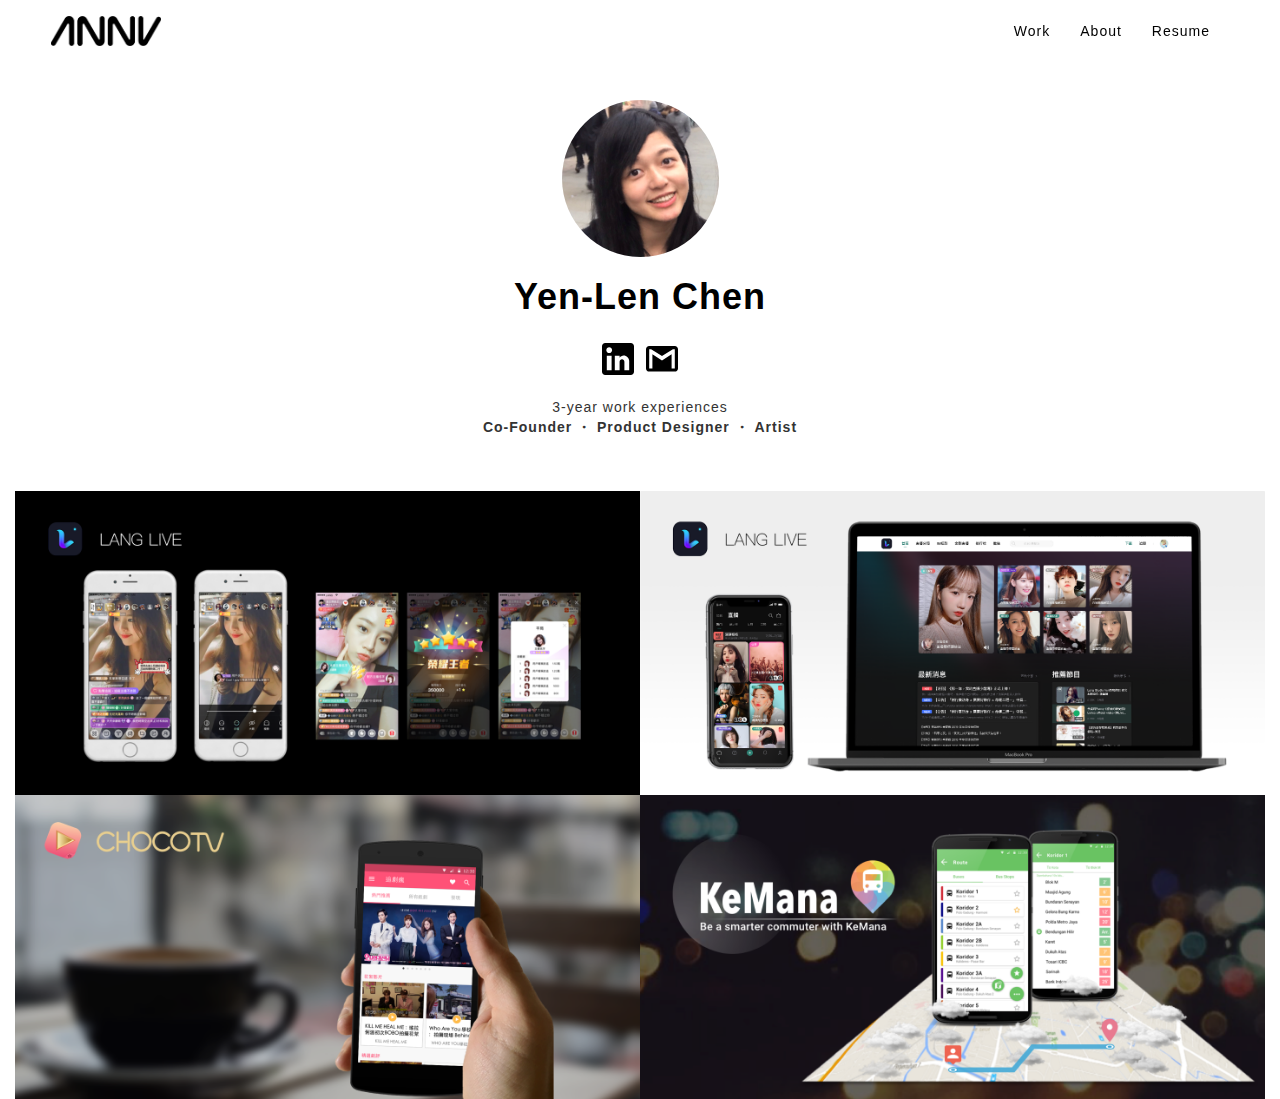
<file: index.html>
<!DOCTYPE html>
<html lang="en">
  <head>
    <meta charset="utf-8" />
    <title>Chen, Yen-Len</title>
    <meta name="viewport" content="width=device-width, initial-scale=1" />
    <link rel="icon" type="image/png" href="head_logo.png" />
    <link rel="stylesheet" type="text/css" href="bootstrap.min.css" />
    <link rel="stylesheet" type="text/css" href="index.css" />
    <script src="https://ajax.googleapis.com/ajax/libs/jquery/1.11.1/jquery.min.js"></script>
    <script src="bootstrap.min.js"></script>

    <script>
      (function (i, s, o, g, r, a, m) {
        i['GoogleAnalyticsObject'] = r;
        (i[r] =
          i[r] ||
          function () {
            (i[r].q = i[r].q || []).push(arguments);
          }),
          (i[r].l = 1 * new Date());
        (a = s.createElement(o)), (m = s.getElementsByTagName(o)[0]);
        a.async = 1;
        a.src = g;
        m.parentNode.insertBefore(a, m);
      })(
        window,
        document,
        'script',
        'https://www.google-analytics.com/analytics.js',
        'ga',
      );

      ga('create', 'UA-93184036-1', 'auto');
      ga('send', 'pageview');
    </script>
   
  </head>
  <main data-target="#navbar-follow" data-spy="scroll">
    <div class="nav navbar-fixed-top" id="navbar-follow">
      <nav class="navbar navbar-default" role="navigation">
        <div class="container">
          <div class="navbar-header">
            <button
            type="button"
            class="navbar-toggle"
            data-toggle="collapse"
            data-target="#myNavbar"
            >
            <span class="icon-bar"></span>
            <span class="icon-bar"></span>
            <span class="icon-bar"></span>
            </button>
            <a class="navbar-brand" href="index.html">
              <img src="logo.png" alt="mylogo" height="30" />
            </a>
          </div>

          <div class="collapse navbar-collapse" id="myNavbar">
            <ul class="nav navbar-nav navbar-right">
              <li><a href="index.html#work">Work</a></li>
              <li><a href="about.html">About</a></li>
              <li>
                <a
                  href="https://drive.google.com/file/d/1u3EuV8HXHEajZyKUcncGNHfp7hFh6tCM/view?usp=sharing"
                  target="blank"
                  >Resume</a
                >
              </li>
            </ul>
          </div>
        </div>
      </nav>
    </div>
    <div>
      <img class="img-profile" alt="my profile photo" src="profilephoto.png" />
      <div class="container-fluid">
        <div class="row">   
          <div class="col-md-6 col-md-offset-3 text-center">
            <h1>Yen-Len Chen</h1>
            <div class="bar-social-buttons">
              <div class="social-buttons">
                <a
                  href="https://www.linkedin.com/in/yen-len-anny-chen-97aa33a8"
                  target="blank"
                  class="icon-social"
                  ><img alt="linkedin icon" src="linkedin.svg"
                /></a>
                <a href="mailto:b01612022@gmail.com" class="icon-social"
                  ><img src="gmail.svg" alt="gmail icon"
                /></a>
              </div>
            </div>
            <div style="padding-bottom: 40px;">
              <p>
                3-year work experiences<br /><span
                  >Co-Founder ・ Product Designer ・ Artist</span
                ><br />
              </p>
            </div>
          </div>
        </div>
      </div>

      <div class="container-fluid" id="work">
        <div class="col-md-6 img-container">
          <a href="langlive.html">
            <div class="hvrbox">
              <img
                src="langpk.png"
                alt="langlive pk banner"
                class="hvrbox-layer-bottom"
              />
              <div class="hvrbox-layer-top">
                <div class="hvrbox-text">Lang Live | UI Design</div>
              </div>
            </div>
          </a>
        </div>
        <div class="col-md-6 img-container">
          <a href="langlive_web.html">
            <div class="hvrbox">
              <img
                src="LangWeb.png"
                alt="langlive web banner"
                class="hvrbox-layer-bottom"
              />
              <div class="hvrbox-layer-top">
                <div class="hvrbox-text">
                  LANG LIVE Official Website | Product Design
                </div>
              </div>
            </div>
          </a>
        </div>
        <div class="col-md-6 img-container">
          <a href="chocotv.html">
            <div class="hvrbox">
              <img
                src="chocotv_cover.png"
                alt="chocotv banner"
                class="hvrbox-layer-bottom"
              />
              <div class="hvrbox-layer-top">
                <div class="hvrbox-text">CHOCO TV | UI Design</div>
              </div>
            </div>
          </a>
        </div>
        <div class="col-md-6 img-container">
          <a href="kemana.html">
            <div class="hvrbox">
              <img
                src="kemana_cover.png"
                alt="kemana banner"
                class="hvrbox-layer-bottom"
              />
              <div class="hvrbox-layer-top">
                <div class="hvrbox-text">KeMana | UI Design</div>
              </div>
            </div>
          </a>
        </div>
      </div>
    </div>
  </main>
  
</html>
</file>
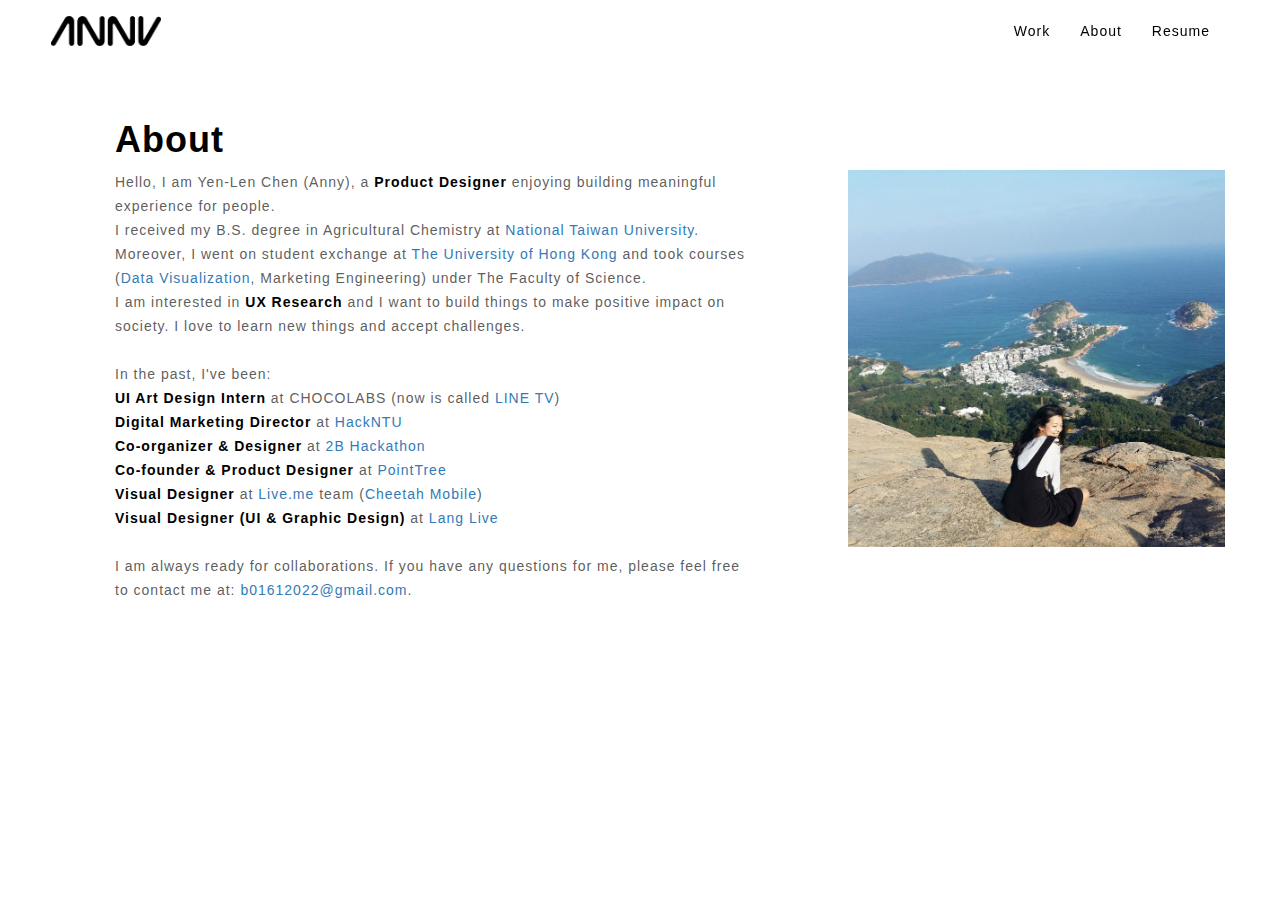
<file: about.html>
<!DOCTYPE html>
<html lang="en">
  <head>
    <meta charset="utf-8" />
    <title>Chen, Yen-Len</title>
    <meta name="viewport" content="width=device-width, initial-scale=1" />
    <link rel="icon" type="image/png" href="head_logo.png" />
    <link rel="stylesheet" type="text/css" href="bootstrap.min.css" />
    <link rel="stylesheet" type="text/css" href="about.css" />
    <script src="https://ajax.googleapis.com/ajax/libs/jquery/1.11.1/jquery.min.js"></script>
    <script src="bootstrap.min.js"></script>
    <script>
      (function (i, s, o, g, r, a, m) {
        i['GoogleAnalyticsObject'] = r;
        (i[r] =
          i[r] ||
          function () {
            (i[r].q = i[r].q || []).push(arguments);
          }),
          (i[r].l = 1 * new Date());
        (a = s.createElement(o)), (m = s.getElementsByTagName(o)[0]);
        a.async = 1;
        a.src = g;
        m.parentNode.insertBefore(a, m);
      })(
        window,
        document,
        'script',
        'https://www.google-analytics.com/analytics.js',
        'ga',
      );

      ga('create', 'UA-93184036-1', 'auto');
      ga('send', 'pageview');
    </script>
  </head>

  <main data-target="#navbar-follow" data-spy="scroll">
    <div class="nav navbar-fixed-top" id="navbar-follow">
      <nav class="navbar navbar-default" role="navigation">
        <div class="container">
          <div class="navbar-header">
            <button
            type="button"
            class="navbar-toggle"
            data-toggle="collapse"
            data-target="#myNavbar"
            >
            <span class="icon-bar"></span>
            <span class="icon-bar"></span>
            <span class="icon-bar"></span>
            </button>
            <a class="navbar-brand" href="index.html">
              <img src="logo.png" alt="mylogo" height="30" />
            </a>
          </div>

          <div class="collapse navbar-collapse" id="myNavbar">
            <ul class="nav navbar-nav navbar-right">
              <li><a href="index.html#work">Work</a></li>
              <li><a href="about.html">About</a></li>
              <li>
                <a
                  href="https://drive.google.com/file/d/1u3EuV8HXHEajZyKUcncGNHfp7hFh6tCM/view?usp=sharing"
                  target="_blank">Resume</a>
              </li>
            </ul>
          </div>
        </div>
      </nav>
    </div>

    <div class="col-md-12">
      <div class="col-md-8 work-detail">
        <h1>About</h1>
        Hello, I am Yen-Len Chen (Anny), a
        <span>Product Designer</span> enjoying building meaningful experience
        for people.<br />I received my B.S. degree in Agricultural Chemistry at
        <a href="http://www.ntu.edu.tw/" target="_blank"
          >National Taiwan University</a
        >. Moreover, I went on student exchange at
        <a href="http://www.hku.hk/" target="_blank"
          >The University of Hong Kong</a
        >
        and took courses (<a href="https://plot.ly/~annychen" target="blank"
          >Data Visualization</a
        >, Marketing Engineering) under The Faculty of Science. <br />
        I am interested in <span>UX Research</span> and I want to build things
        to make positive impact on society. I love to learn new things and
        accept challenges.<br /><br />
        In the past, I've been:<br />
        <span>UI Art Design Intern</span> at CHOCOLABS (now is called
        <a href="https://www.linetv.tw" target="_blank"> LINE TV</a>)<br />
        <span>Digital Marketing Director</span> at
        <a href="https://www.facebook.com/hackNTU/" target="_blank">HackNTU</a
        ><br />
        <span>Co-organizer & Designer</span> at
        <a href="https://www.facebook.com/2BHackathon/" target="_blank"
          >2B Hackathon</a
        ><br />
        <span>Co-founder & Product Designer</span> at
        <a href="https://www.facebook.com/GpointTree/" target="_blank"
          >PointTree</a
        ><br />
        <span>Visual Designer</span> at
        <a href="https://www.facebook.com/livemetw/" target="_blank">
          Live.me
        </a>
        team (<a href="http://www.cmcm.com/zh-tw/" target="_blank"
          >Cheetah Mobile</a
        >)<br />
        <span>Visual Designer (UI & Graphic Design)</span> at
        <a href="https://www.langlive.com.tw/" target="_blank">Lang Live</a
        ><br /><br />

        I am always ready for collaborations. If you have any questions for me,
        please feel free to contact me at:
        <a href="mailto:b01612022@gmail.com">b01612022@gmail.com</a>.
      </div>
      <div class="col-md-4 videowrapper">
        <img src="about.jpg" alt="my about photo" class="about-img" />
      </div>
    </div>
  </main>
</html>
</file>
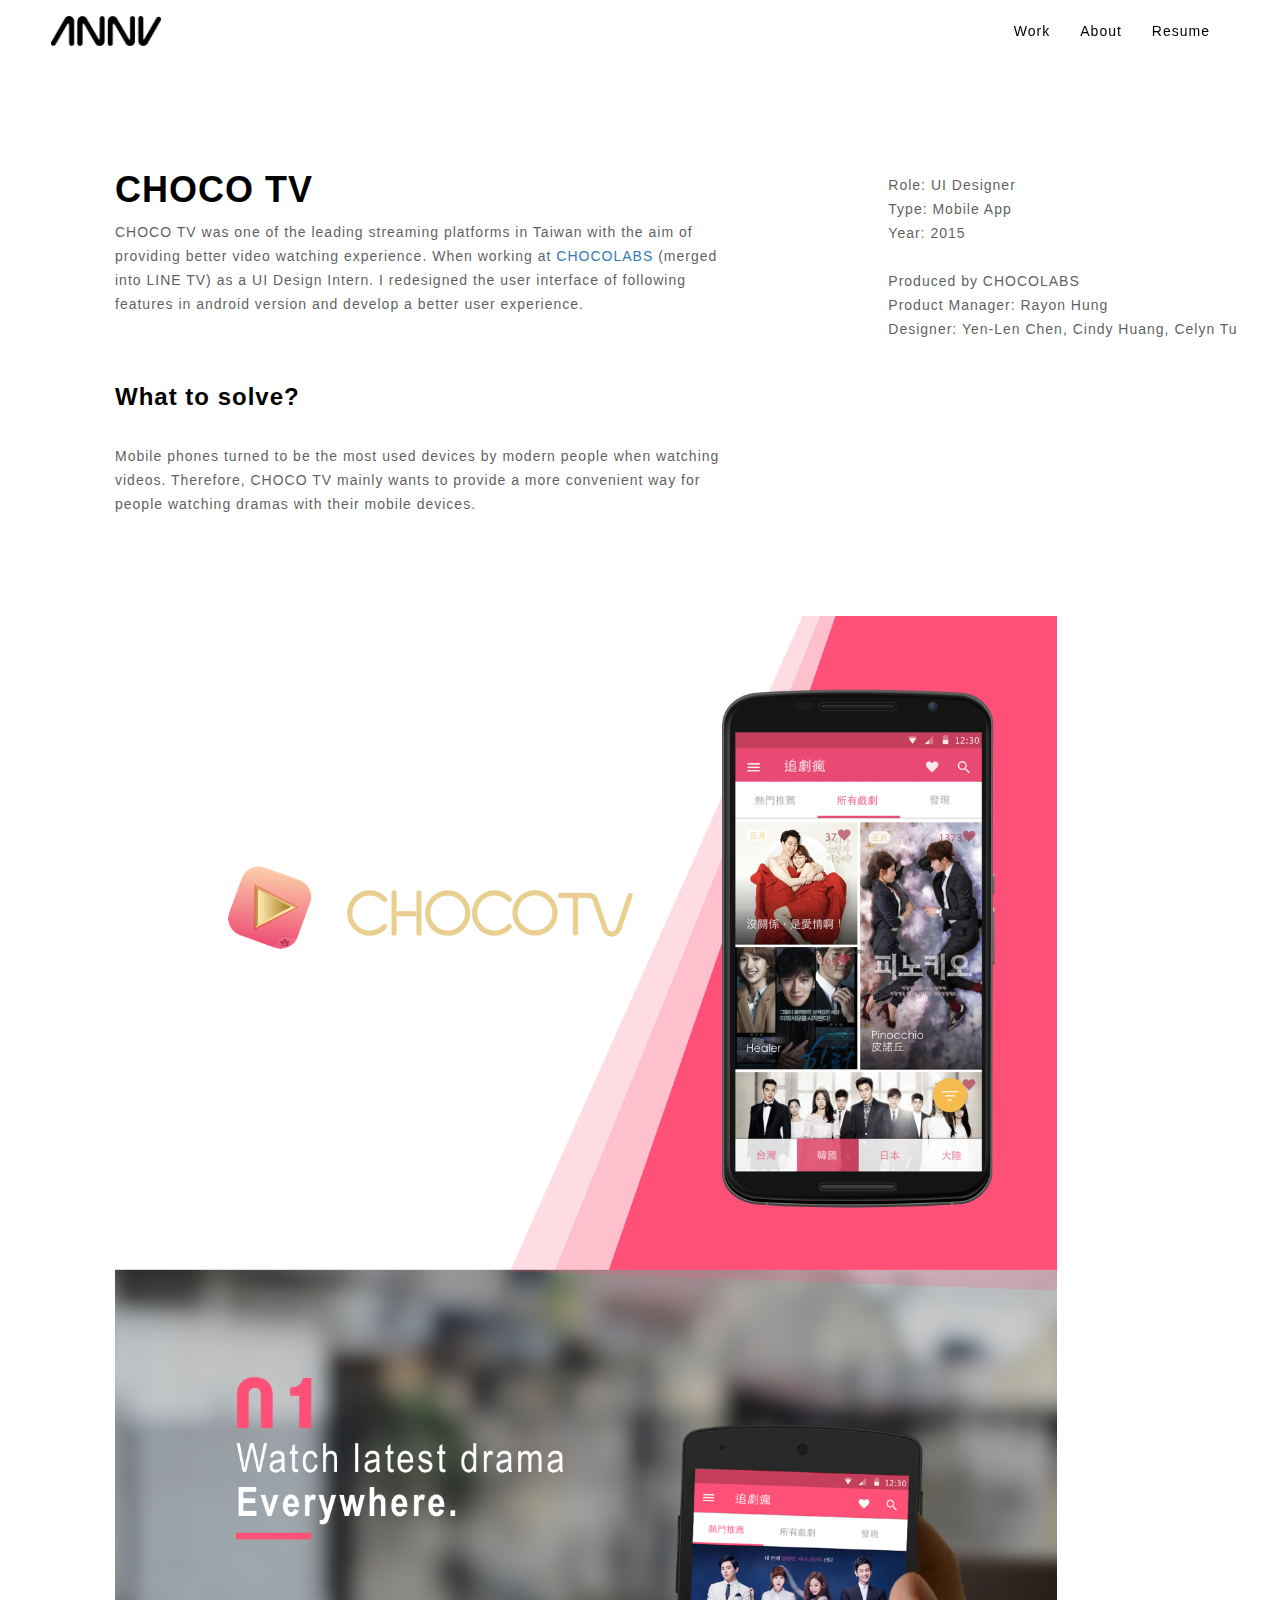
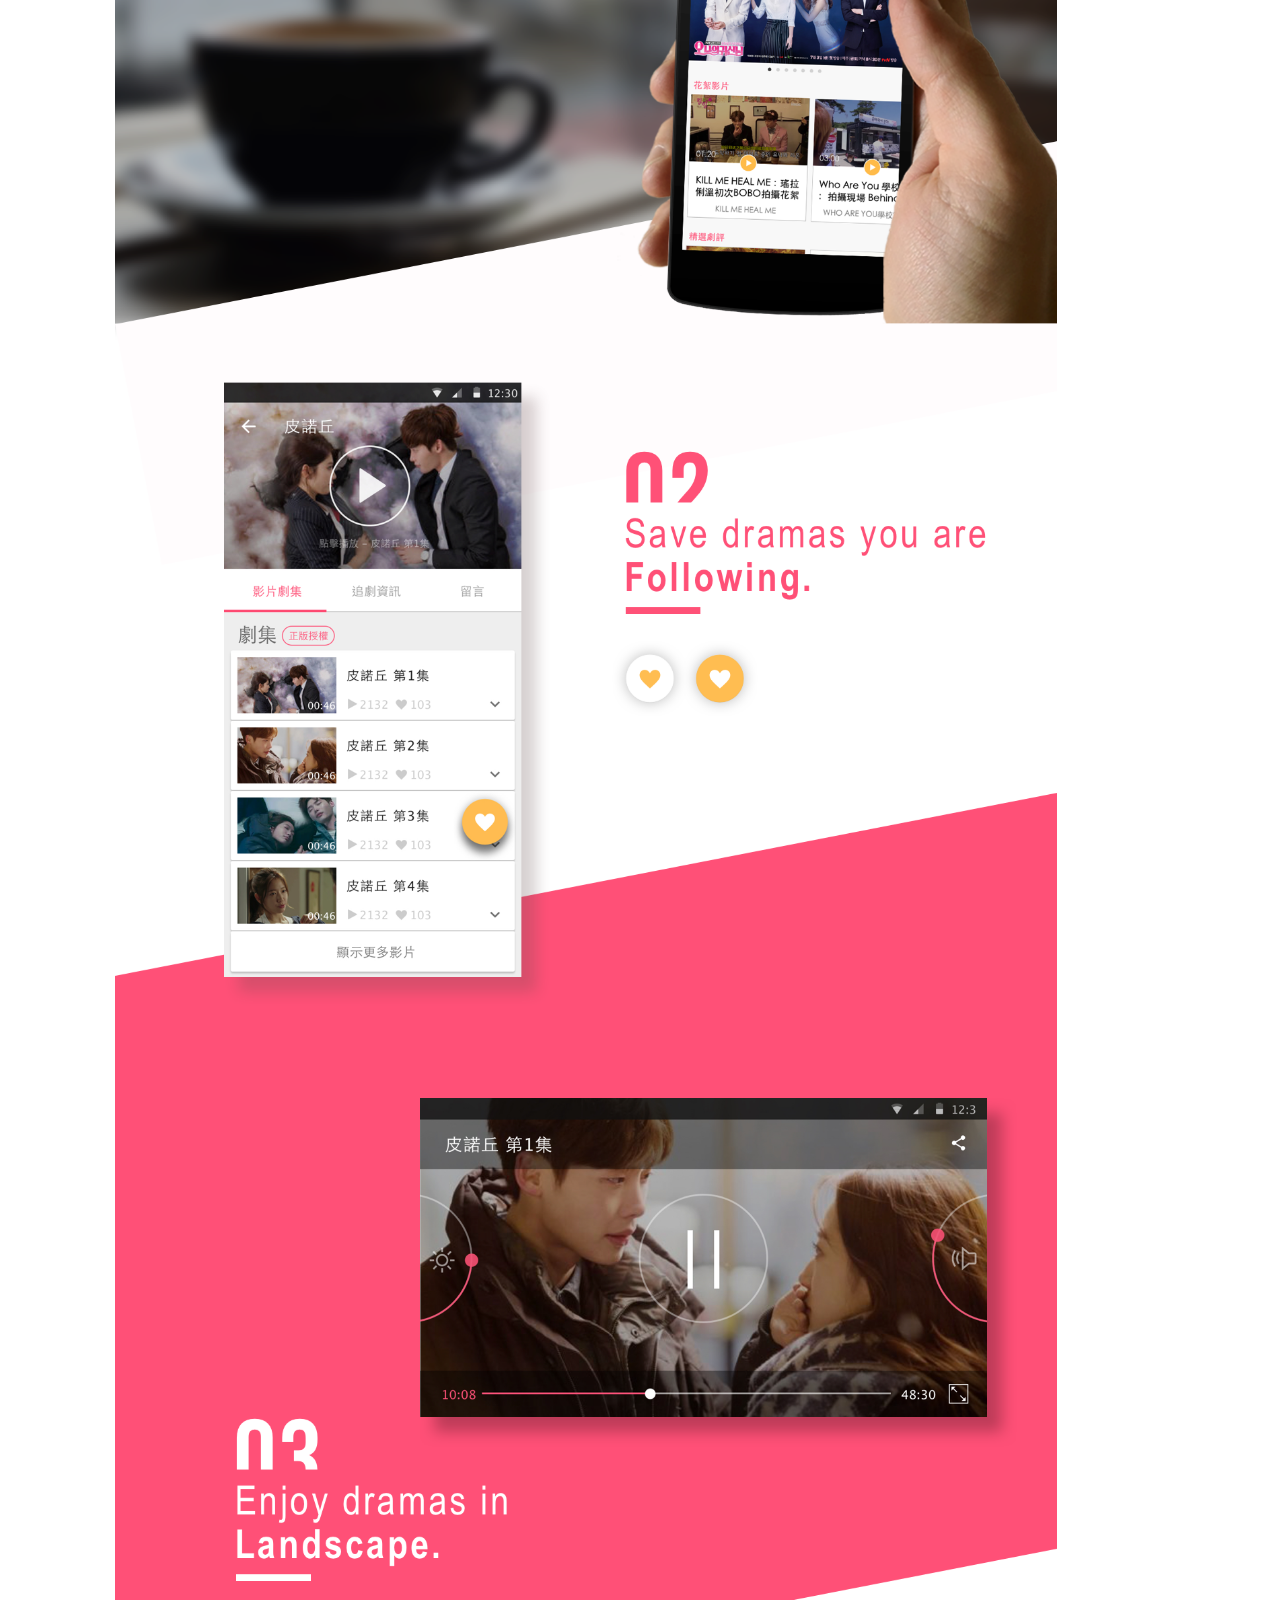
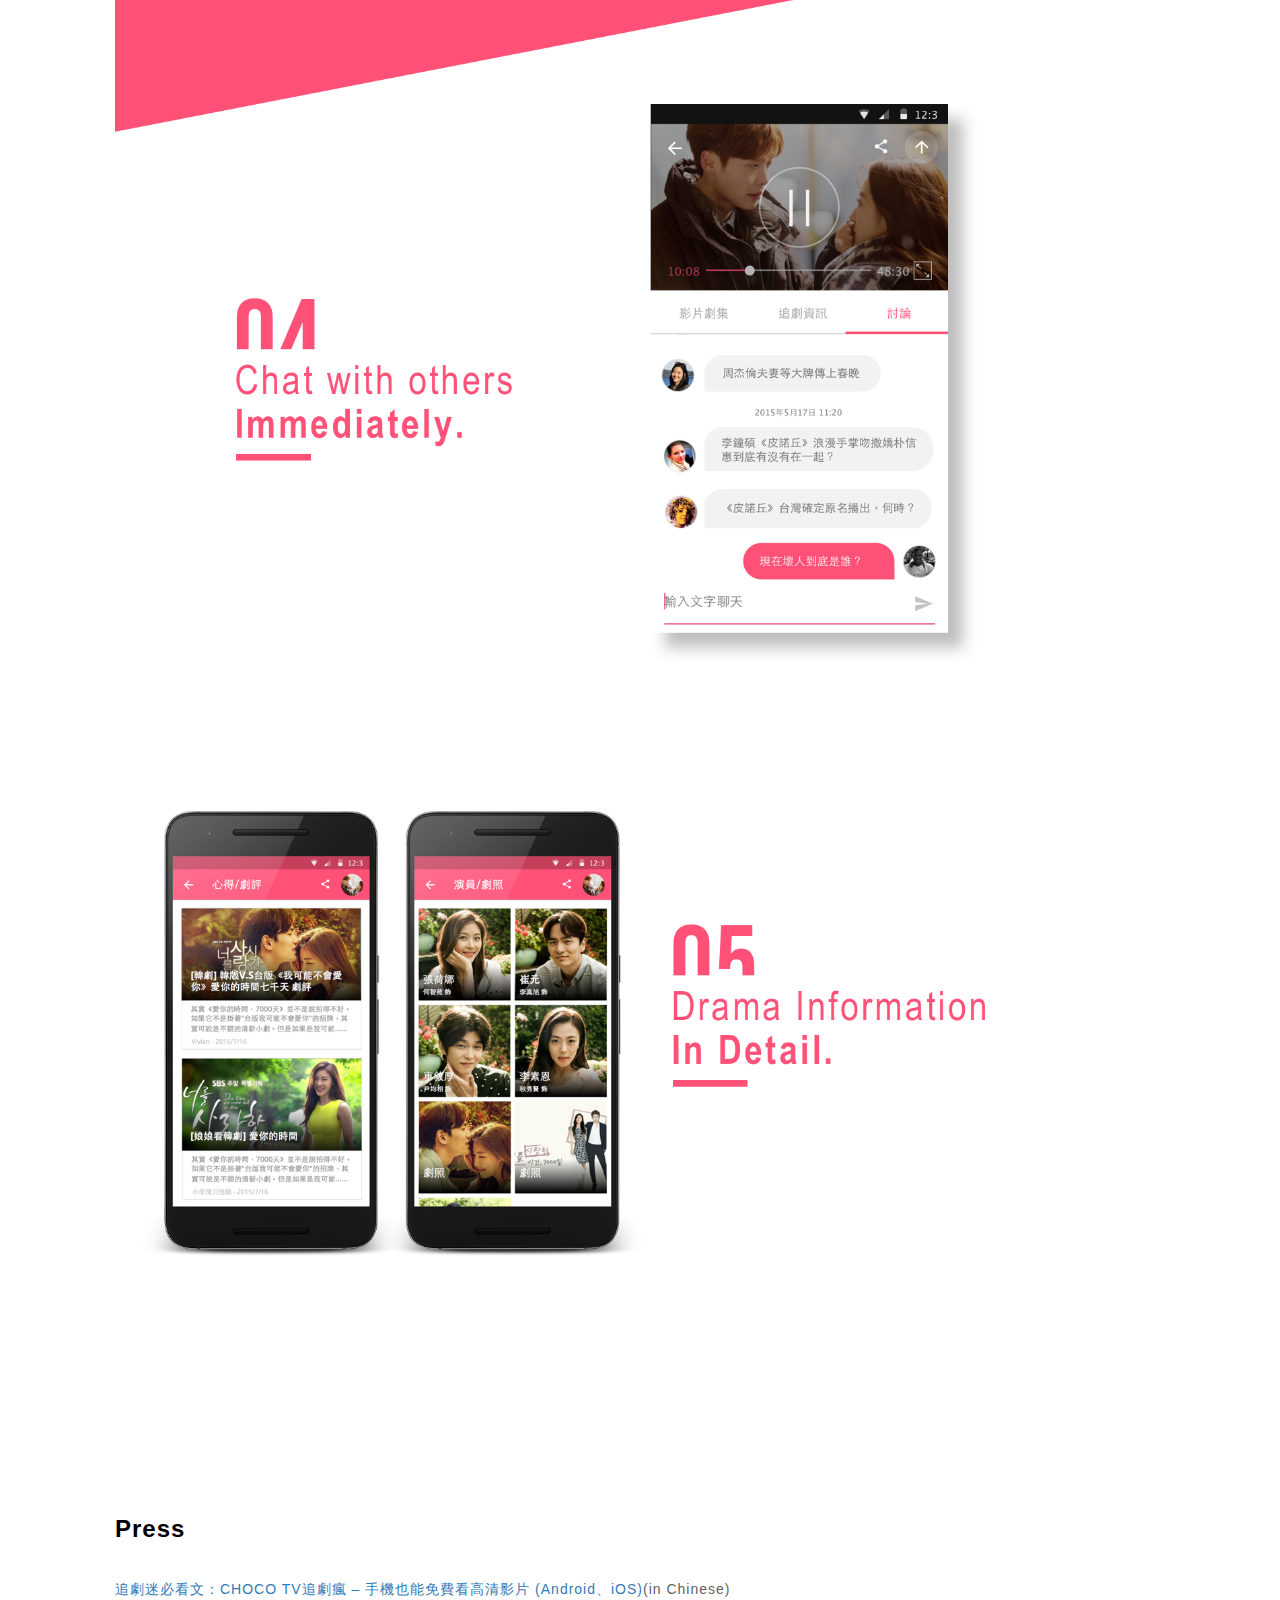
<file: chocotv.html>
<!DOCTYPE html>
<html lang="en">
  <head>
    <meta charset="utf-8" />
    <title>Chen, Yen-Len</title>
    <meta name="viewport" content="width=device-width, initial-scale=1" />
    <link rel="icon" type="image/png" href="head_logo.png" />
    <link rel="stylesheet" type="text/css" href="bootstrap.min.css" />
    <link rel="stylesheet" type="text/css" href="kemana.css" />
    <script src="https://ajax.googleapis.com/ajax/libs/jquery/1.11.1/jquery.min.js"></script>
    <script src="bootstrap.min.js"></script>
    <script>
      (function (i, s, o, g, r, a, m) {
        i['GoogleAnalyticsObject'] = r;
        (i[r] =
          i[r] ||
          function () {
            (i[r].q = i[r].q || []).push(arguments);
          }),
          (i[r].l = 1 * new Date());
        (a = s.createElement(o)), (m = s.getElementsByTagName(o)[0]);
        a.async = 1;
        a.src = g;
        m.parentNode.insertBefore(a, m);
      })(
        window,
        document,
        'script',
        'https://www.google-analytics.com/analytics.js',
        'ga',
      );

      ga('create', 'UA-93184036-1', 'auto');
      ga('send', 'pageview');
    </script>
  </head>
  <main data-target="#navbar-follow" data-spy="scroll">
    <div class="nav navbar-fixed-top" id="navbar-follow">
      <nav class="navbar navbar-default" role="navigation">
        <div class="container">
          <div class="navbar-header">
            <button
            type="button"
            class="navbar-toggle"
            data-toggle="collapse"
            data-target="#myNavbar"
            >
            <span class="icon-bar"></span>
            <span class="icon-bar"></span>
            <span class="icon-bar"></span>
            </button>
            <a class="navbar-brand" href="index.html">
              <img src="logo.png" alt="mylogo" height="30" />
            </a>
          </div>

          <div class="collapse navbar-collapse" id="myNavbar">
            <ul class="nav navbar-nav navbar-right">
              <li><a href="index.html#work">Work</a></li>
              <li><a href="about.html">About</a></li>
              <li>
                <a href="https://drive.google.com/file/d/1u3EuV8HXHEajZyKUcncGNHfp7hFh6tCM/view?usp=sharing"
                  target="_blank">Resume</a>
              </li>
            </ul>
          </div>
        </div>
      </nav>
    </div>
    <div class="col-md-12 work-detail">
      <div class="col-md-8">
        <h1>CHOCO TV</h1>
        CHOCO TV was one of the leading streaming platforms in Taiwan with the
        aim of providing better video watching experience. When working at
        <a href="http://chocolabs.com/" target="_blank">CHOCOLABS</a> (merged
        into LINE TV) as a UI Design Intern. I redesigned the user interface of
        following features in android version and develop a better user
        experience.<br /><br /><br />

        <h3>What to solve?</h3><br />
        Mobile phones turned to be the most used devices by modern people when
        watching videos. Therefore, CHOCO TV mainly wants to provide a more
        convenient way for people watching dramas with their mobile devices.
      </div>
      <div class="col-md-4">
        Role: UI Designer<br />
        Type: Mobile App<br />
        Year: 2015<br /><br />
        Produced by CHOCOLABS<br />
        Product Manager: Rayon Hung<br />
        Designer: Yen-Len Chen, Cindy Huang, Celyn Tu
      </div>
      <div class="work-image">
        <img src="chocotvcontent.png" class="col-md-10 img-responsive" />
      </div>

      <div class="col-md-8">
        <h3>Press</h3><br />
        <a href="https://www.cool3c.com/article/112867" target="_blank"
          >追劇迷必看文：CHOCO TV追劇瘋 – 手機也能免費看高清影片
          (Android、iOS)</a
        >(in Chinese)
      </div>
    </div>
  </main>
</html>
</file>
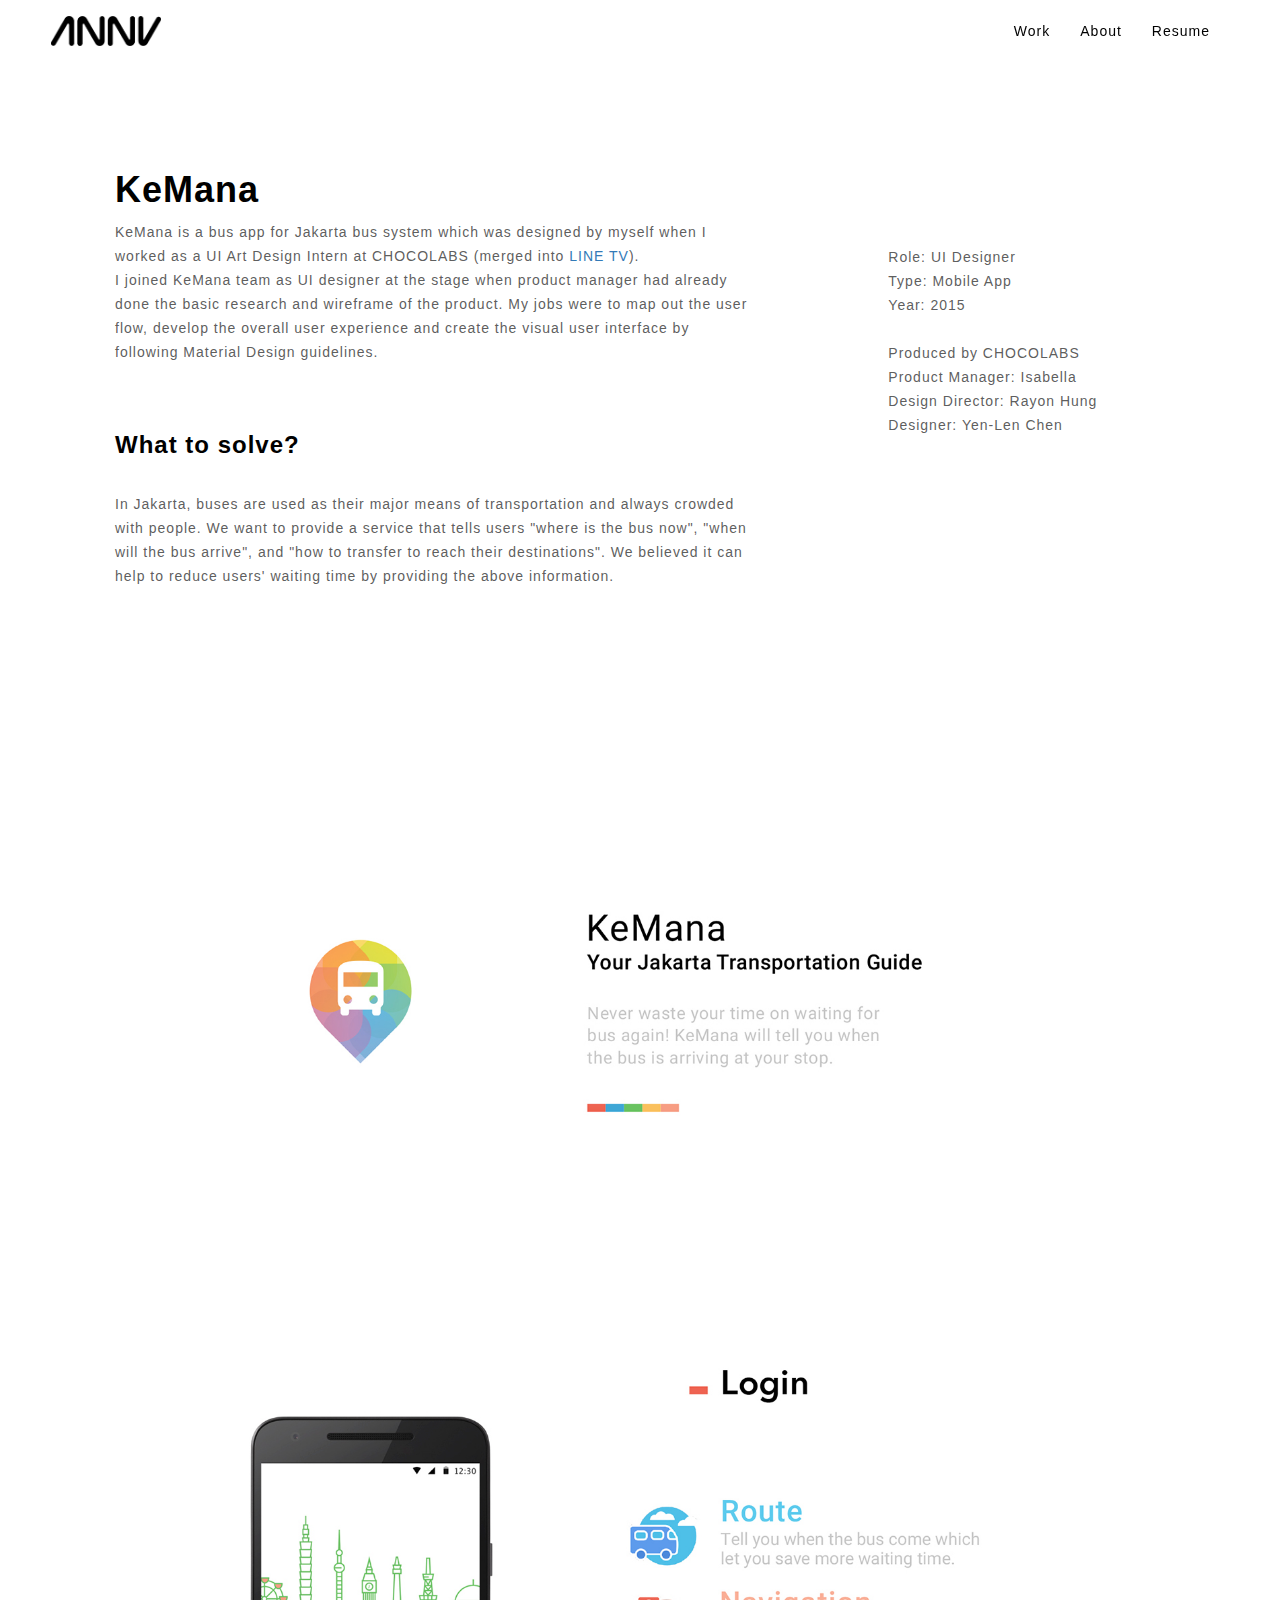
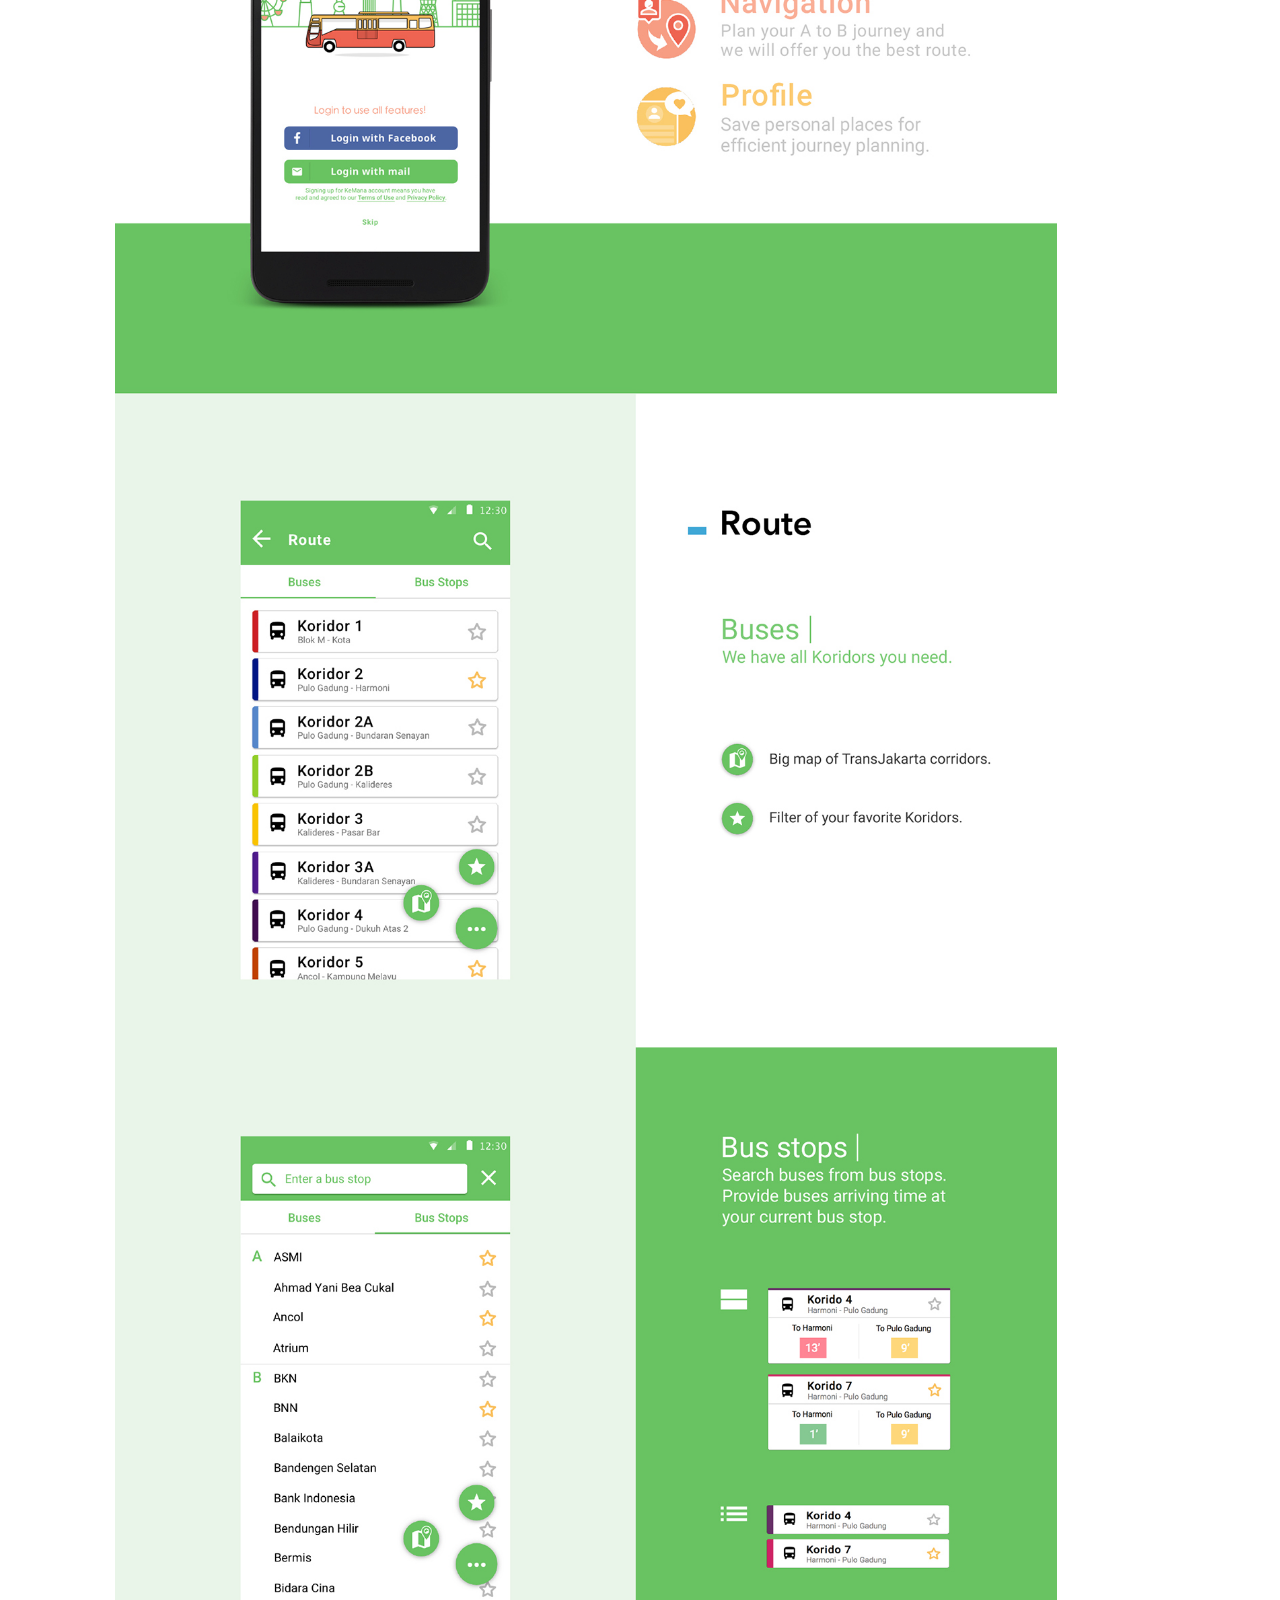
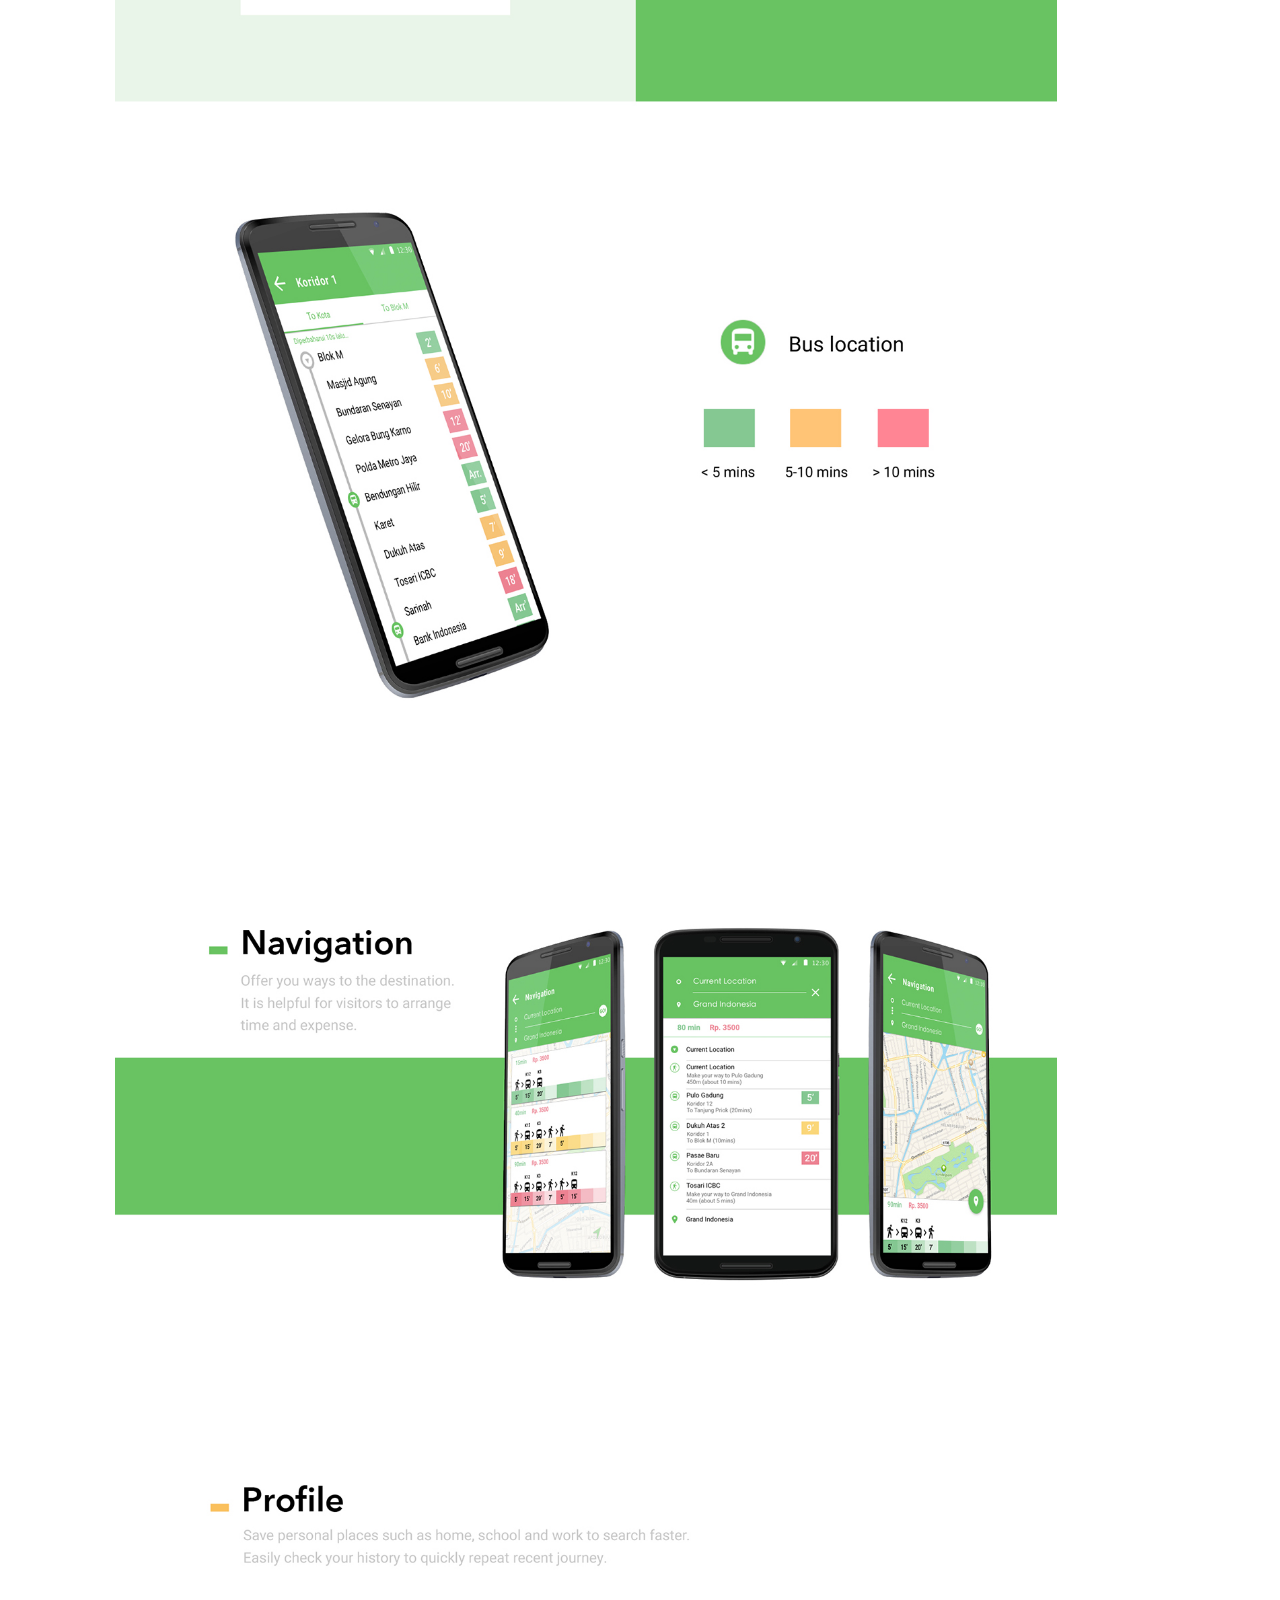
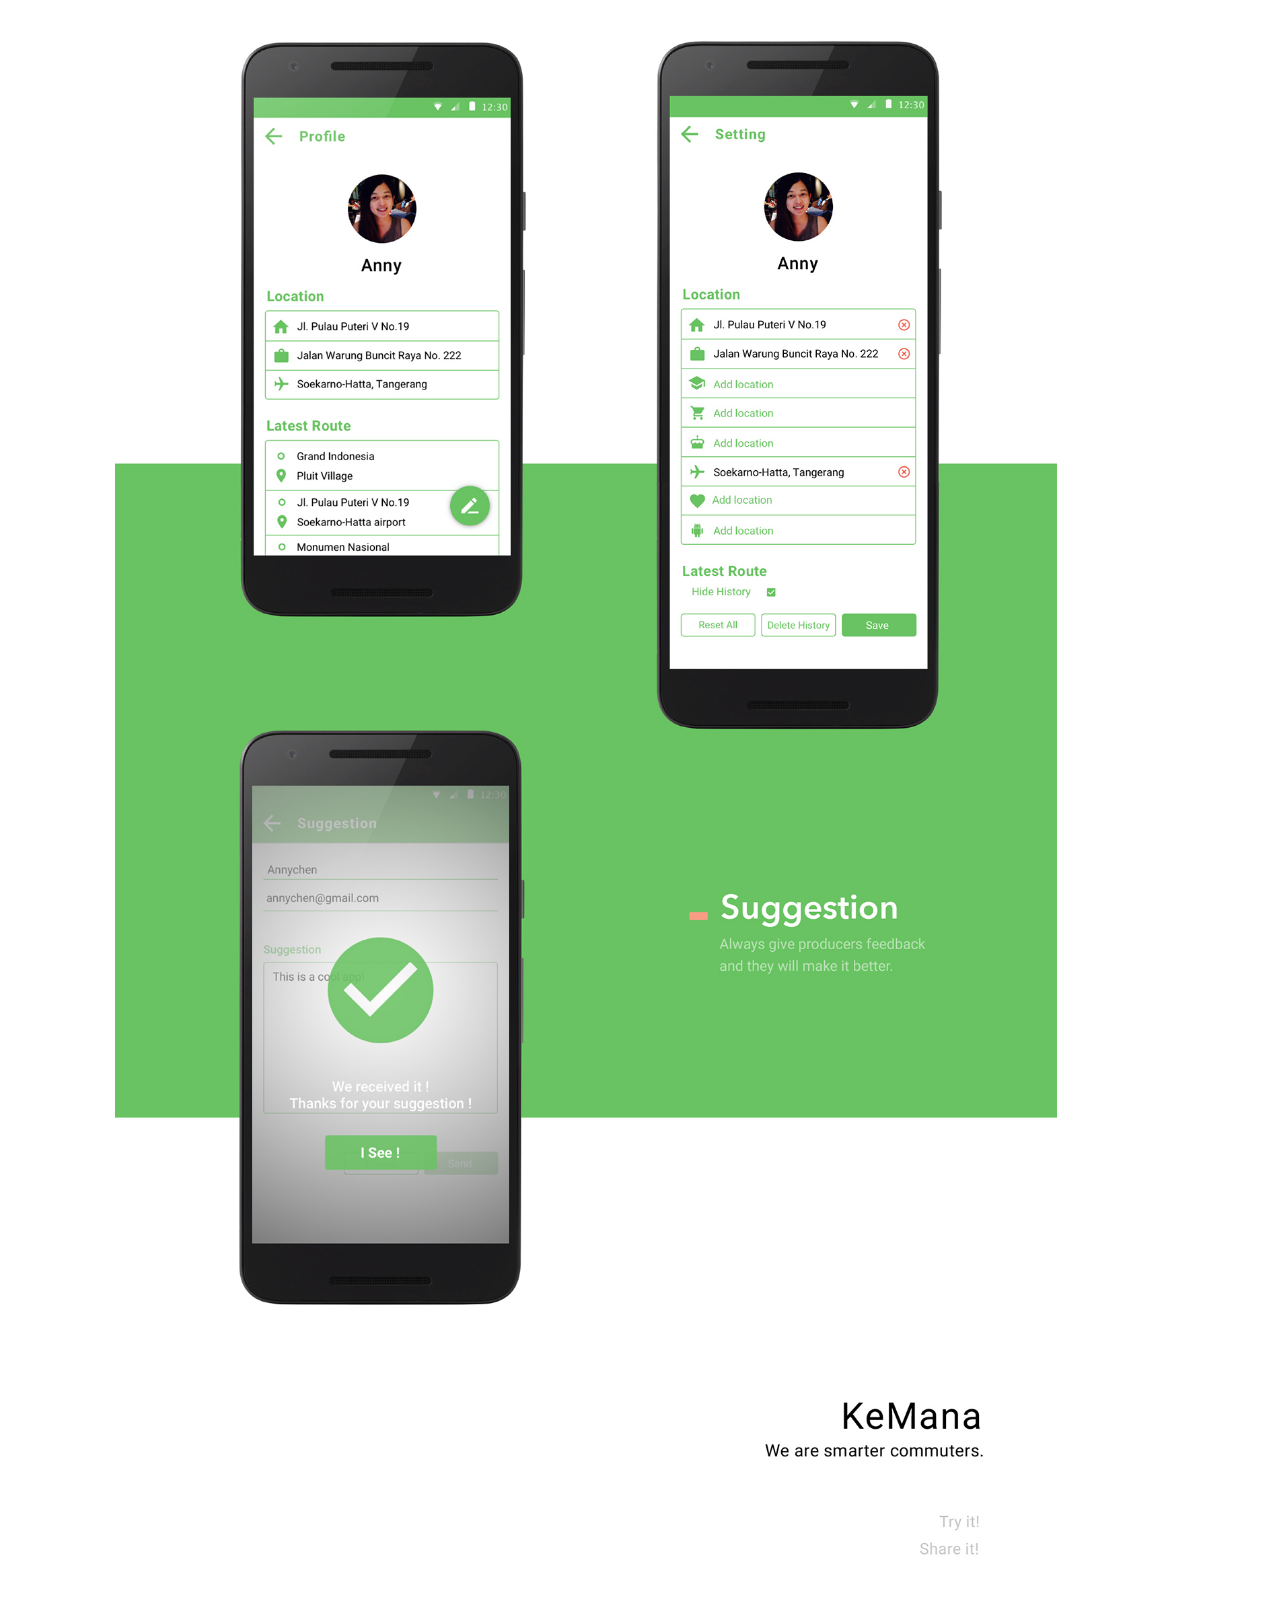
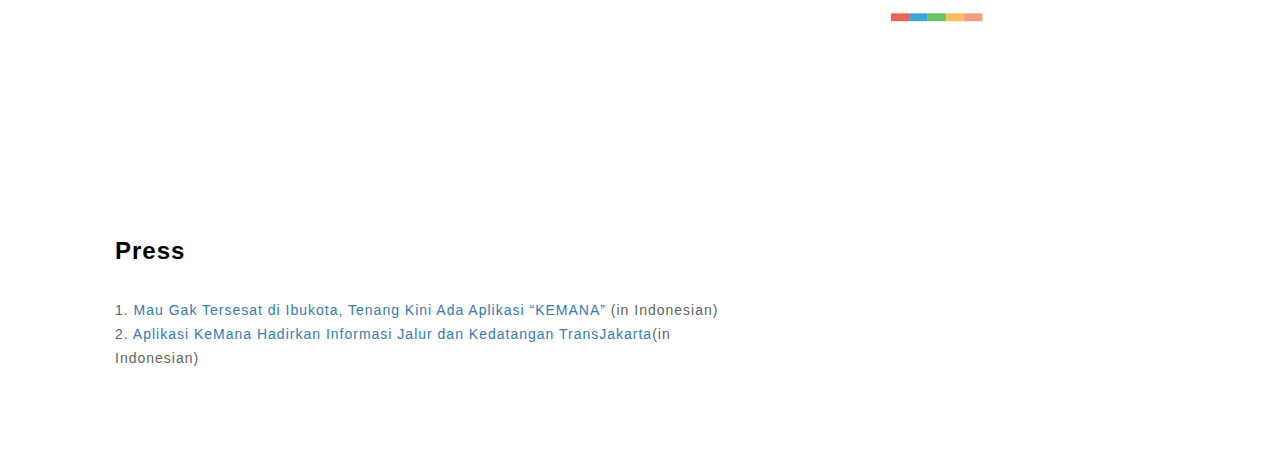
<file: kemana.html>
<!DOCTYPE html>
<html lang="en">
  <head>
    <meta charset="utf-8" />
    <title>Chen, Yen-Len</title>
    <meta name="viewport" content="width=device-width, initial-scale=1" />
    <link rel="icon" type="image/png" href="head_logo.png" />
    <link rel="stylesheet" type="text/css" href="bootstrap.min.css" />
    <link rel="stylesheet" type="text/css" href="kemana.css" />
    <script src="https://ajax.googleapis.com/ajax/libs/jquery/1.11.1/jquery.min.js"></script>
    <script src="bootstrap.min.js"></script>
    <script>
      (function (i, s, o, g, r, a, m) {
        i['GoogleAnalyticsObject'] = r;
        (i[r] =
          i[r] ||
          function () {
            (i[r].q = i[r].q || []).push(arguments);
          }),
          (i[r].l = 1 * new Date());
        (a = s.createElement(o)), (m = s.getElementsByTagName(o)[0]);
        a.async = 1;
        a.src = g;
        m.parentNode.insertBefore(a, m);
      })(
        window,
        document,
        'script',
        'https://www.google-analytics.com/analytics.js',
        'ga',
      );

      ga('create', 'UA-93184036-1', 'auto');
      ga('send', 'pageview');
    </script>
  </head>
  <main data-target="#navbar-follow" data-spy="scroll">
    <div class="nav navbar-fixed-top" id="navbar-follow">
      <nav class="navbar navbar-default" role="navigation">
        <div class="container">
          <div class="navbar-header">
            <button
            type="button"
            class="navbar-toggle"
            data-toggle="collapse"
            data-target="#myNavbar"
            >
            <span class="icon-bar"></span>
            <span class="icon-bar"></span>
            <span class="icon-bar"></span>
            </button>
            <a class="navbar-brand" href="index.html">
              <img src="logo.png" alt="mylogo" height="30" />
            </a>
          </div>

          <div class="collapse navbar-collapse" id="myNavbar">
            <ul class="nav navbar-nav navbar-right">
              <li><a href="index.html#work">Work</a></li>
              <li><a href="about.html">About</a></li>
              <li>
                <a
                  href="https://drive.google.com/file/d/1u3EuV8HXHEajZyKUcncGNHfp7hFh6tCM/view?usp=sharing"
                  target="_blank">Resume</a>
              </li>
            </ul>
          </div>
        </div>
      </nav>
    </div>
    <div class="col-md-12 work-detail">
      <div class="col-md-8">
        <h1>KeMana</h1>
        KeMana is a bus app for Jakarta bus system which was designed by myself
        when I worked as a UI Art Design Intern at CHOCOLABS (merged into
        <a href="https://www.linetv.tw" target="_blank">LINE TV</a>).<br />
        I joined KeMana team as UI designer at the stage when product manager
        had already done the basic research and wireframe of the product. My
        jobs were to map out the user flow, develop the overall user experience
        and create the visual user interface by following Material Design
        guidelines.<br /><br /><br />
        <h3>What to solve?</h3><br />
        In Jakarta, buses are used as their major means of transportation and
        always crowded with people. We want to provide a service that tells
        users "where is the bus now", "when will the bus arrive", and "how to
        transfer to reach their destinations". We believed it can help to reduce
        users' waiting time by providing the above information.
      </div>
      <p><br /></p>
      <div class="col-md-4">
        Role: UI Designer<br />
        Type: Mobile App<br />
        Year: 2015<br /><br />
        Produced by CHOCOLABS<br />
        Product Manager: Isabella<br />
        Design Director: Rayon Hung<br />
        Designer: Yen-Len Chen
      </div>
      <div class="work-image">
        <img
          src="kemanacontent.png"
          alt="kemana content"
          class="col-md-10 img-responsive"
        />
      </div>

      <div class="col-md-8">
        <h3>Press</h3><br />

        1.
        <a
          href="https://mantapps.com/gadget/apps-games/aplikasi/%EF%BB%BFmau-gak-tersesat-di-ibukota-tenang-kini-ada-aplikasi-kemana/"
          target="_blank"
          >Mau Gak Tersesat di Ibukota, Tenang Kini Ada Aplikasi “KEMANA”</a
        >
        (in Indonesian)
        <br />
        2.
        <a
          href="https://dailysocial.id/post/chocolabs-kemana-transjakarta"
          target="_blank"
          >Aplikasi KeMana Hadirkan Informasi Jalur dan Kedatangan
          TransJakarta</a
        >(in Indonesian)
      </div>
    </div>
  </main>
</html>
</file>
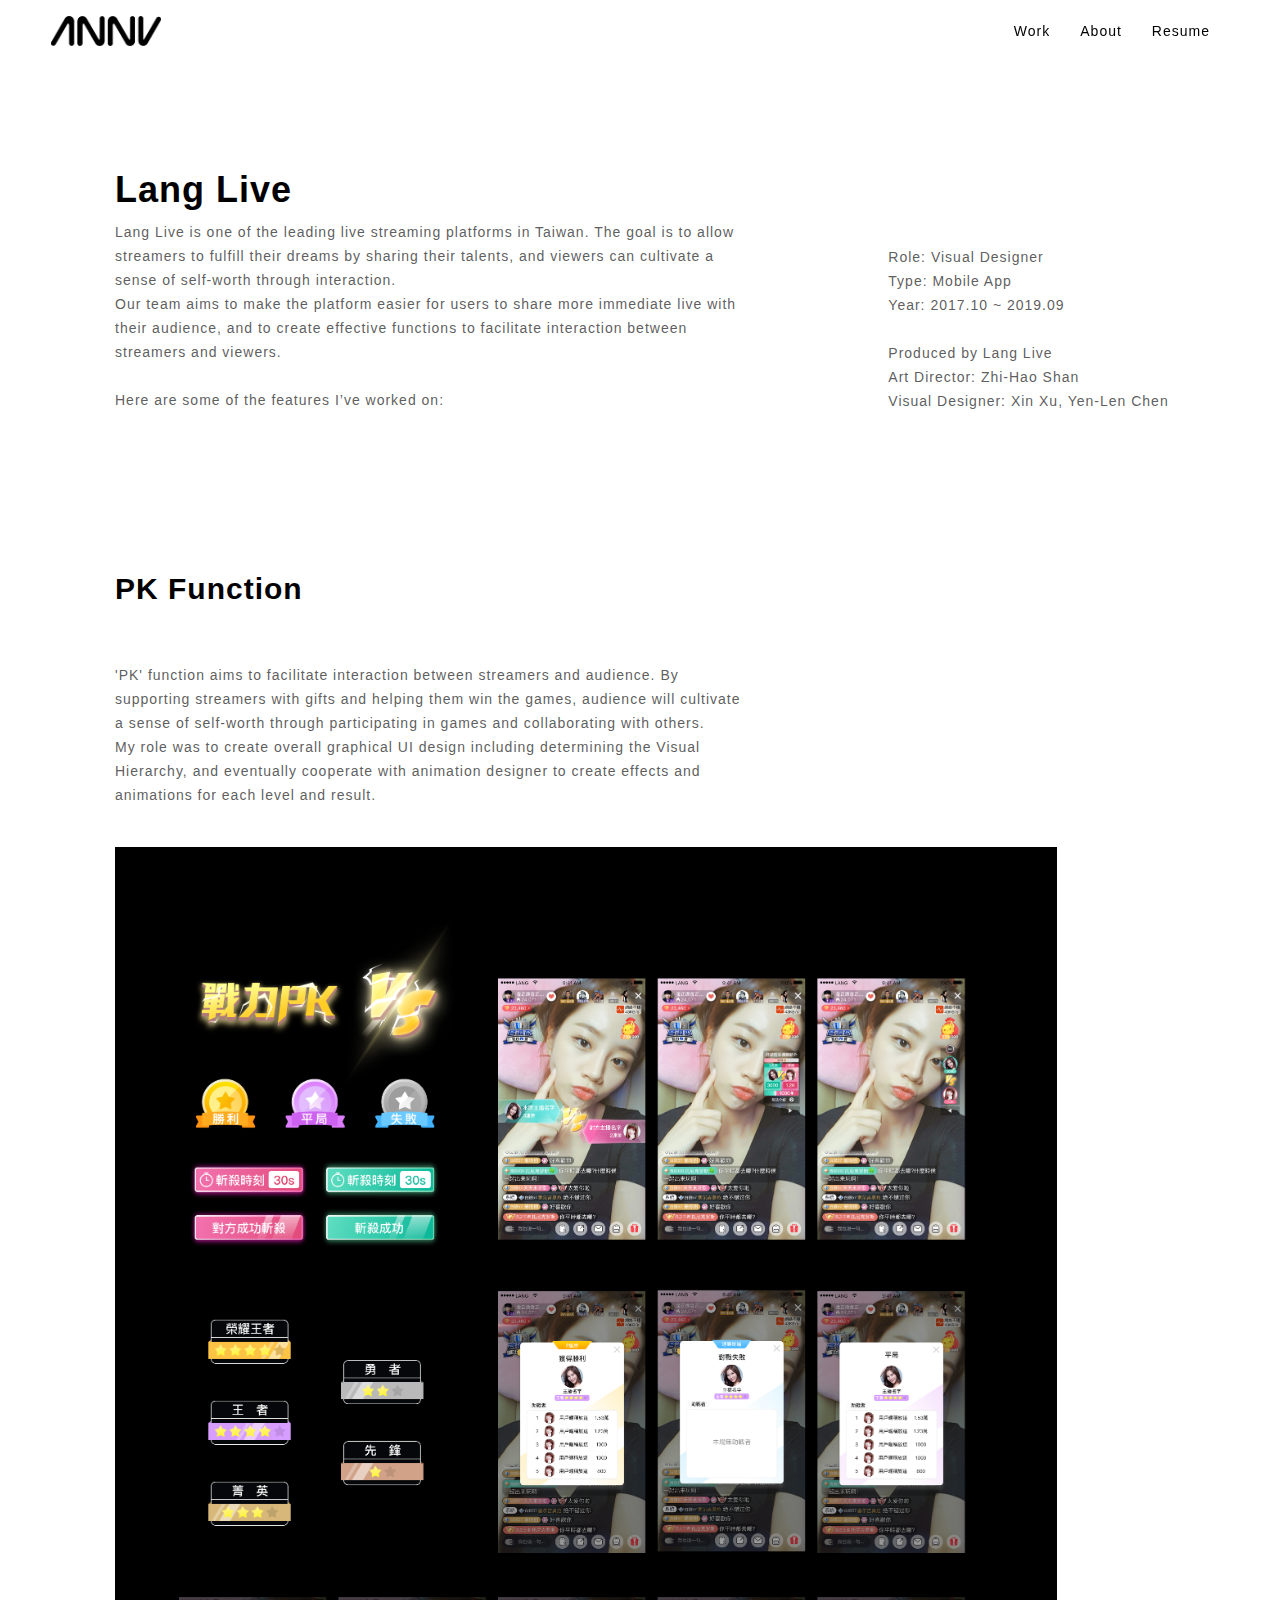
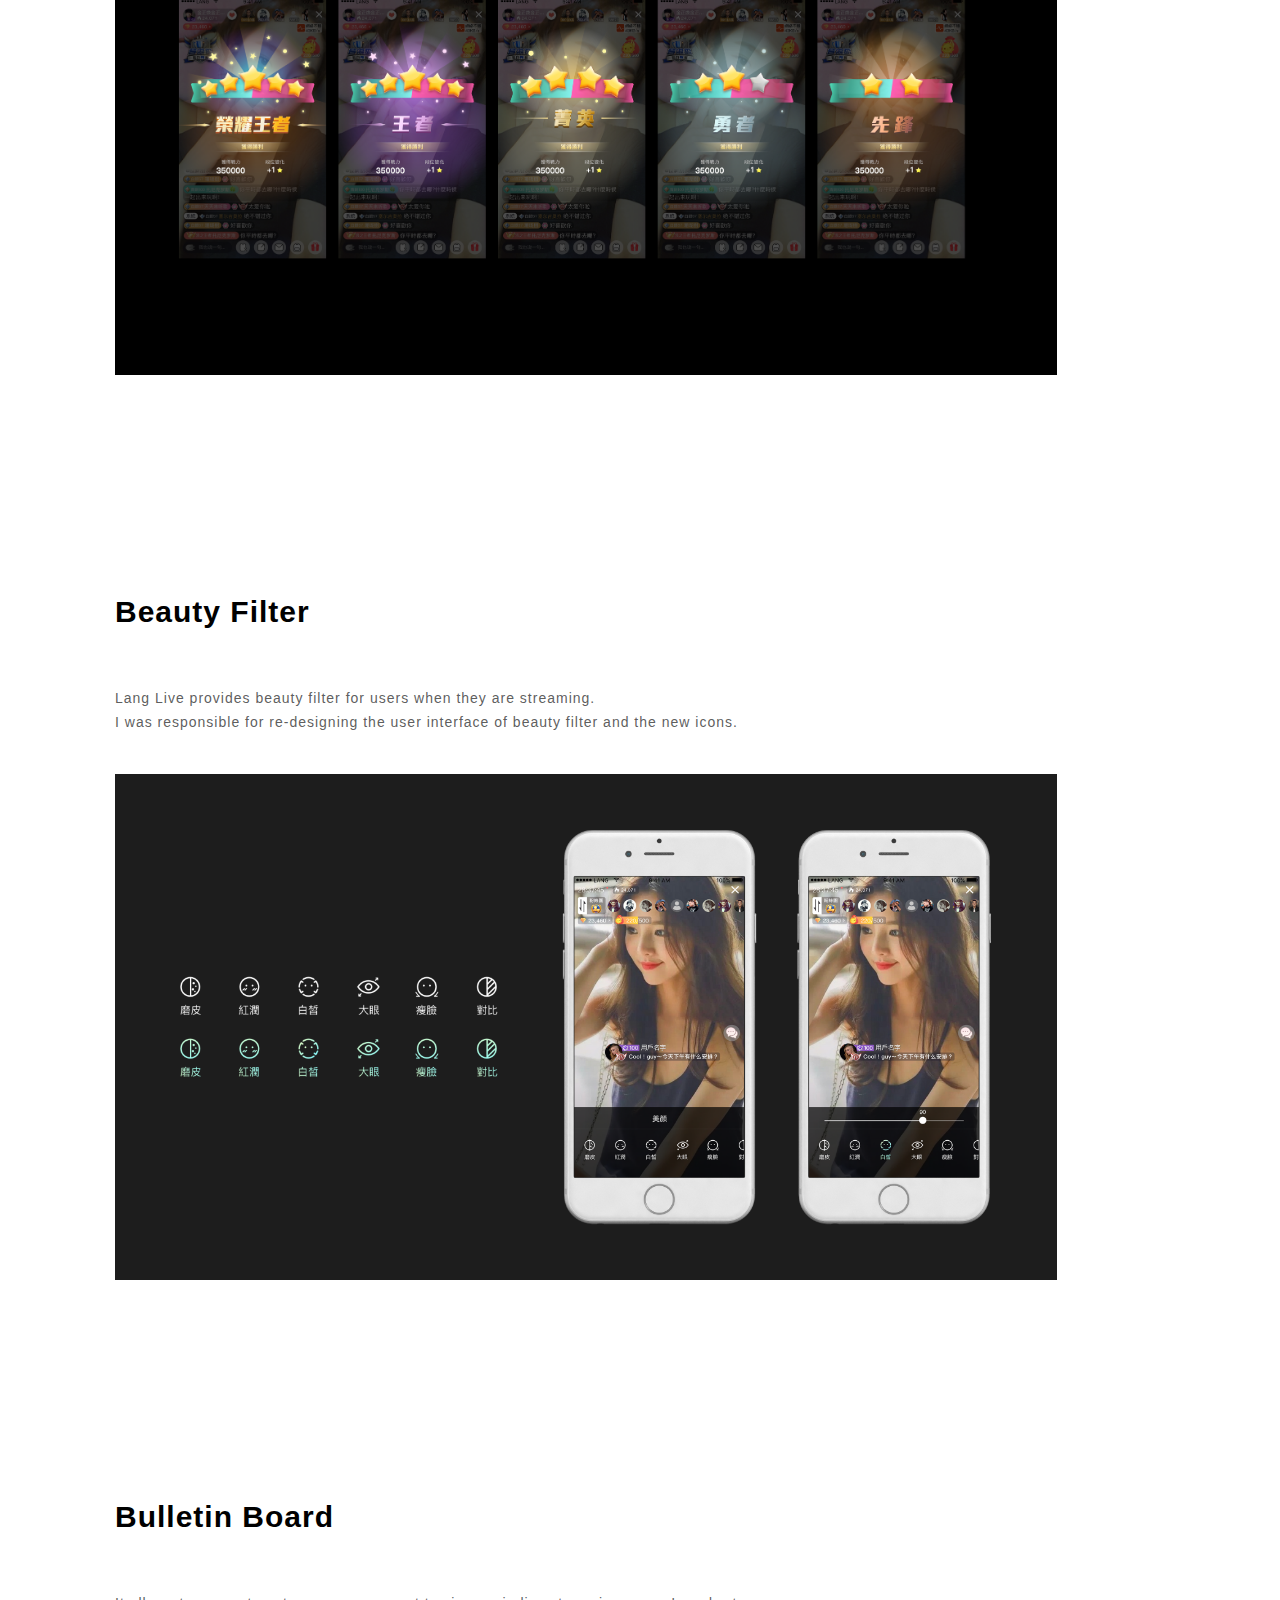
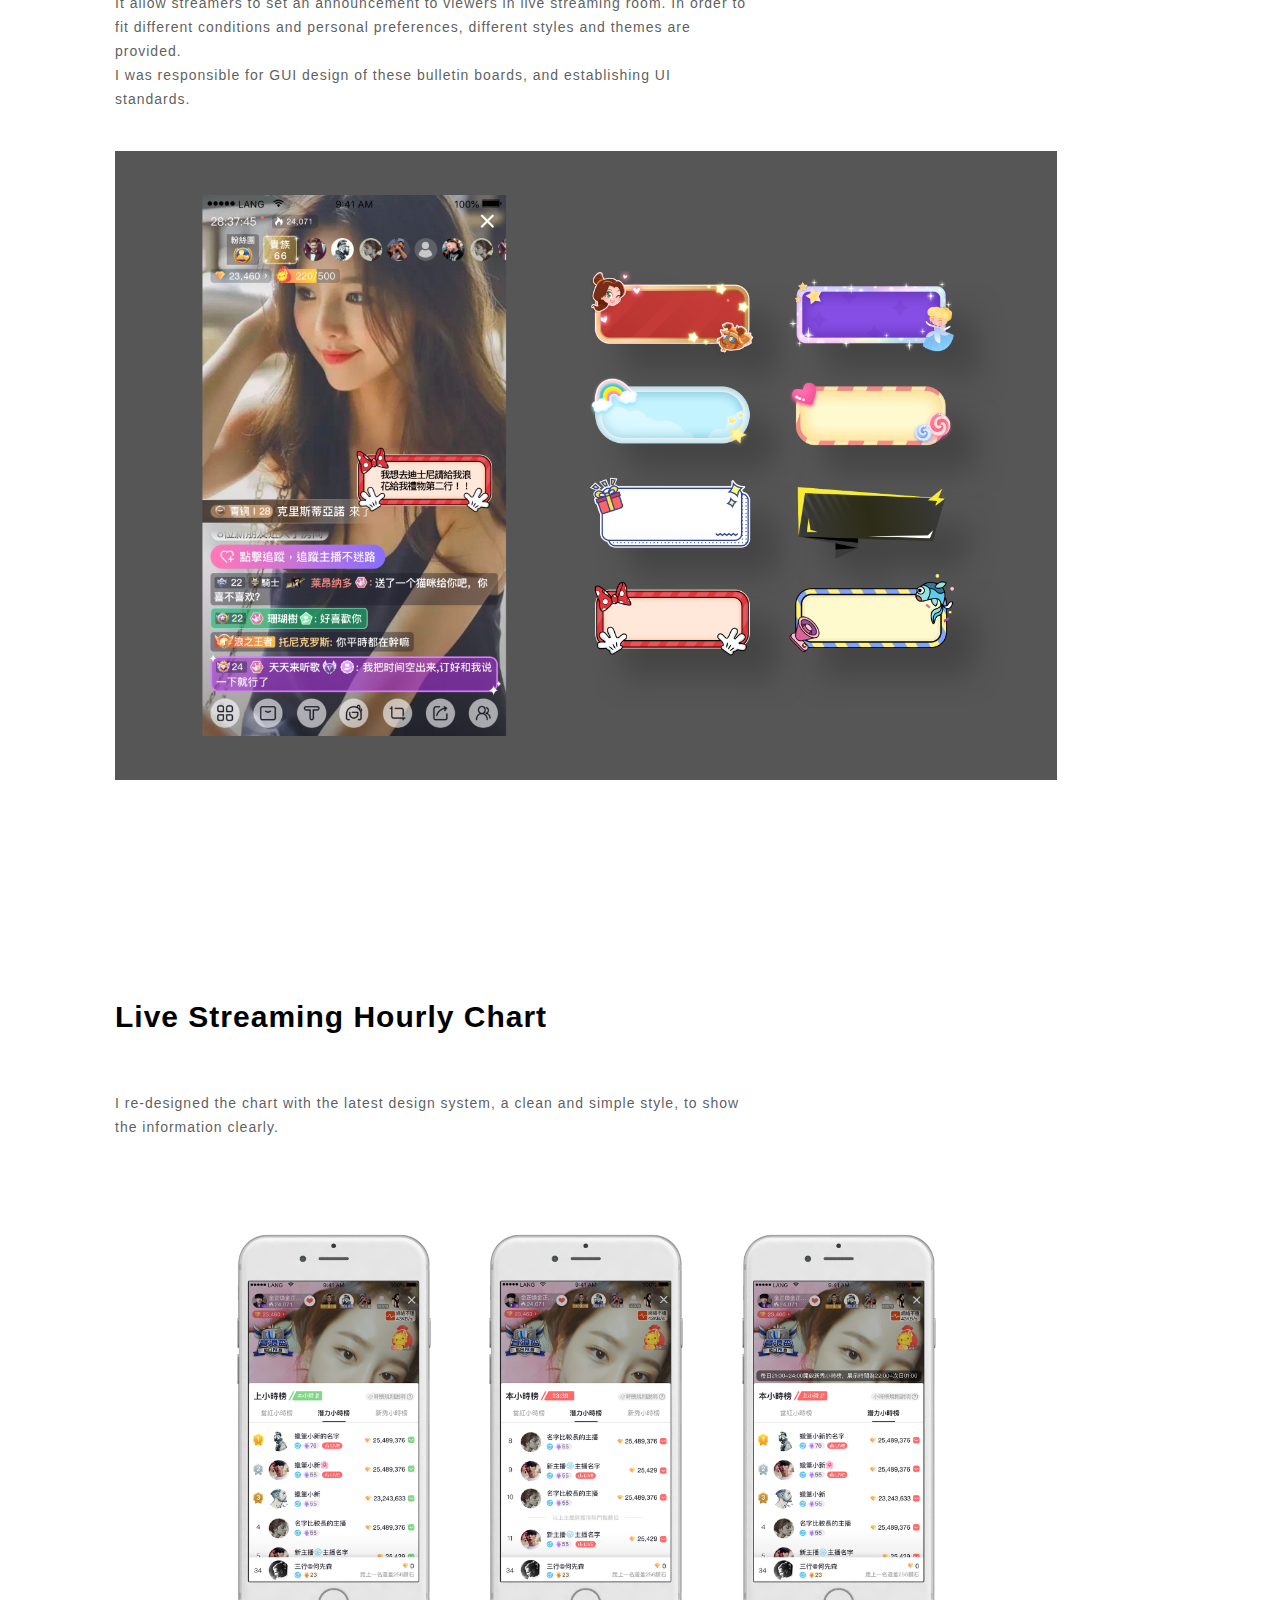
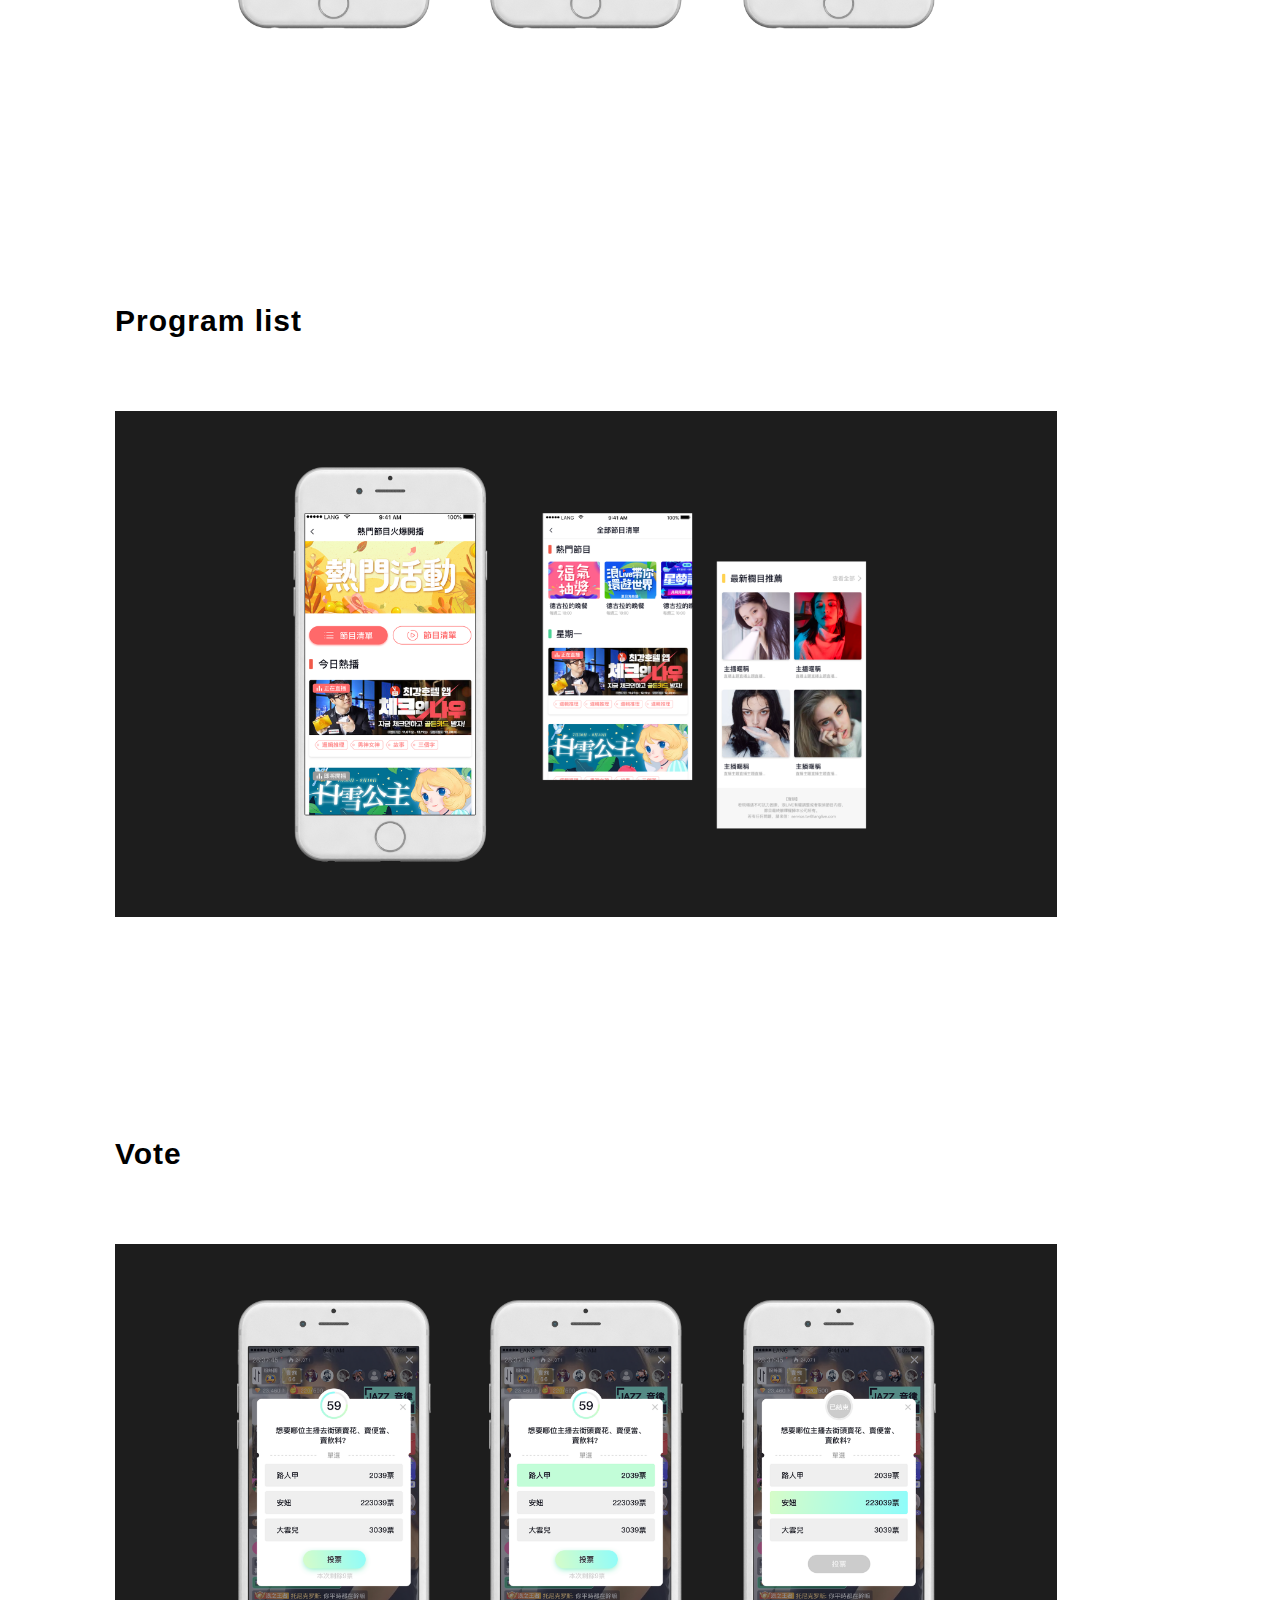
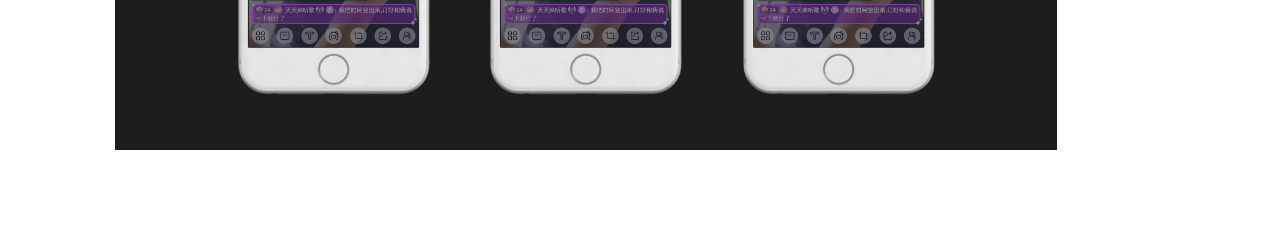
<file: langlive.html>
<!DOCTYPE html>
<html lang="en">
  <head>
    <meta charset="utf-8" />
    <title>Chen, Yen-Len</title>
    <meta name="viewport" content="width=device-width, initial-scale=1" />
    <link rel="icon" type="image/png" href="head_logo.png" />
    <link rel="stylesheet" type="text/css" href="bootstrap.min.css" />
    <link rel="stylesheet" type="text/css" href="langlive.css" />
    <script src="https://ajax.googleapis.com/ajax/libs/jquery/1.11.1/jquery.min.js"></script>
    <script src="bootstrap.min.js"></script>
    <script>
      (function (i, s, o, g, r, a, m) {
        i['GoogleAnalyticsObject'] = r;
        (i[r] =
          i[r] ||
          function () {
            (i[r].q = i[r].q || []).push(arguments);
          }),
          (i[r].l = 1 * new Date());
        (a = s.createElement(o)), (m = s.getElementsByTagName(o)[0]);
        a.async = 1;
        a.src = g;
        m.parentNode.insertBefore(a, m);
      })(
        window,
        document,
        'script',
        'https://www.google-analytics.com/analytics.js',
        'ga',
      );

      ga('create', 'UA-93184036-1', 'auto');
      ga('send', 'pageview');
    </script>
  </head>
  <main data-target="#navbar-follow" data-spy="scroll">
    <div class="nav navbar-fixed-top" id="navbar-follow">
      <nav class="navbar navbar-default" role="navigation">
        <div class="container">
          <div class="navbar-header">
            <button
              type="button"
              class="navbar-toggle"
              data-toggle="collapse"
              data-target="#myNavbar"
              >
              <span class="icon-bar"></span>
              <span class="icon-bar"></span>
              <span class="icon-bar"></span>
              </button>
            <a class="navbar-brand" href="index.html">
              <img src="logo.png" alt="mylogo" height="30" />
            </a>
          </div>

          <div class="collapse navbar-collapse" id="myNavbar">
            <ul class="nav navbar-nav navbar-right">
              <li><a href="index.html#work">Work</a></li>
              <li><a href="about.html">About</a></li>
              <li>
                <a
                  href="https://drive.google.com/file/d/1u3EuV8HXHEajZyKUcncGNHfp7hFh6tCM/view?usp=sharing"
                  target="blank"
                  >Resume</a
                >
              </li>
            </ul>
          </div>
        </div>
      </nav>
    </div>
    <div class="col-md-12 work-detail">
      <div class="col-md-8">
        <h1>
          Lang Live
        </h1>
        Lang Live is one of the leading live streaming platforms in Taiwan. The
        goal is to allow streamers to fulfill their dreams by sharing their
        talents, and viewers can cultivate a sense of self-worth through
        interaction.<br />
        Our team aims to make the platform easier for users to share more
        immediate live with their audience, and to create effective functions to
        facilitate interaction between streamers and viewers.

        <br /><br />Here are some of the features I’ve worked on:
      </div>
      <p><br /></p>
      <div class="col-md-4">
        Role: Visual Designer<br />
        Type: Mobile App<br />
        Year: 2017.10 ~ 2019.09<br /><br />
        Produced by Lang Live<br />
        Art Director: Zhi-Hao Shan<br />
        Visual Designer: Xin Xu, Yen-Len Chen<br />
      </div>

      <div class="col-md-8">
        <h2>PK Function</h2
        ><br /><br />

        'PK' function aims to facilitate interaction between streamers and
        audience. By supporting streamers with gifts and helping them win the
        games, audience will cultivate a sense of self-worth through
        participating in games and collaborating with others.<br />
        My role was to create overall graphical UI design including determining
        the Visual Hierarchy, and eventually cooperate with animation designer
        to create effects and animations for each level and result.
      </div>
      <img src="pk.png" alt="pk pic" class="col-md-10 img-responsive" />

      <div class="col-md-8">
        <h2>Beauty Filter</h2
        ><br /><br />
        Lang Live provides beauty filter for users when they are streaming.<br />
        I was responsible for re-designing the user interface of beauty filter
        and the new icons.
      </div>

      <img
        src="beautyfunction.png"
        alt="beautyfunction pic"
        class="col-md-10 img-responsive"
      />
      <div class="col-md-8">
        <h2>Bulletin Board</h2
        ><br /><br />
        It allow streamers to set an announcement to viewers in live streaming
        room. In order to fit different conditions and personal preferences,
        different styles and themes are provided.<br />
        I was responsible for GUI design of these bulletin boards, and
        establishing UI standards.
      </div>

      <img
        src="sticker.png"
        alt="sticker pic"
        class="col-md-10 img-responsive"
      />

      <div class="col-md-8">
        <h2>Live Streaming Hourly Chart</h2><br /><br />
        I re-designed the chart with the latest design system, a clean and
        simple style, to show the information clearly.
      </div>
      <img
        src="hourchart.png"
        alt="hourchart pic"
        class="col-md-10 img-responsive"
      />

      <div class="col-md-8">
        <h2>Program list</h2><br />
      </div>
      <img
        src="programlist.png"
        alt="program list pic"
        class="col-md-10 img-responsive"
      />
      <div class="col-md-8">
        <h2>Vote</h2><br />
      </div>
      <img
        src="vote-function.png"
        alt="vote fuction pic"
        class="col-md-10 img-responsive"
      />
    </div>
  </main>
</html>
</file>
<file: index.css>
/* written by me */
body{
	position: relative;
	font-family:  sans-serif ;
	background-color: white;
	letter-spacing: 1px;
}

/* written by me */
h1, h2, h3{
	color: black;
	font-weight: 600;
}

p{
	margin-bottom: 1.6em;
	display: block;
    -webkit-margin-before: 1em;
    -webkit-margin-after: 1em;
    -webkit-margin-start: 0px;
    -webkit-margin-end: 0px;
}

/* written by me */
span{
	font-weight: bold;
}

/* written by me */
.navbar-default {
	background-color: #ffffff;
	border-color: #ffffff;
	text-align: right;
}
.navbar-default .navbar-nav > li > a {
	color: black;
	padding-top: 20px;
	text-align: right;
}
.navbar-default .navbar-nav > li > a:hover,
.navbar-default .navbar-nav > li > a:focus {
	color: #7B7B7B;
	text-decoration: none;	
	padding-bottom: 8px;
	text-align: right;
}
.navbar-default .navbar-nav > .active > a{
	background-color: #ffffff;
	padding-bottom: 8px;
	color: black;
	margin-right: auto;
	float: right;

}

/*written by me*/
@media (max-width: 767px) {
  .navbar-default .navbar-nav .open .dropdown-menu > li > a {
    color: #ffffff;
  }
  .navbar-default .navbar-nav .open .dropdown-menu > li > a:hover,
  .navbar-default .navbar-nav .open .dropdown-menu > li > a:focus {
    color: #ffffff;
  }
  .navbar-default .navbar-nav .open .dropdown-menu > .active > a,
  .navbar-default .navbar-nav .open .dropdown-menu > .active > a:hover,
  .navbar-default .navbar-nav .open .dropdown-menu > .active > a:focus {
    color: #ffffff;
    background-color: #ffffff;
  }
}

/*written by me*/
.navbar-brand{
	position: absolute;
	left: 50px;
}

/*written by me*/
.img-profile{
	display: block;
	height: 60%;
    margin-right: auto;
    margin-left: auto;
    padding: 100px 0px 0px 0px;
}

/*written by me*/
.img-container {
    position: relative;
    padding: 0px;
    text-align: center;
	vertical-align: middle;

}

/*written by me*/
.bar-social-buttons{
	margin-top: 20px;
    margin-bottom: 20px;
}



/*Social button bar Animatio*/
.bar-social-buttons img:hover{
	color: red;
	opacity: 0.6;
    transition: opacity .5s ease-in-out;
    -moz-transition: opacity .5s ease-in-out;
    -webkit-transition: opacity .5s ease-in-out;

}

.bar-social-buttons img {
    opacity: 1.0;
    transition: opacity .3s ease-in-out;
    -moz-transition: opacity .3s ease-in-out;
    -webkit-transition: opacity .3s ease-in-out;
}​



/*Social button bar*/
/*written by me*/
ul .social-buttons {
	float: left;
	list-style: none;
    padding: 0;
}

/*written by me*/
.icon-social{
	margin: 2px;
	width: 36px;
    height: 36;
    display: inline-block;
    color: #000;
    font-size: 25px;
    line-height: 36px;
    text-align: center;
}



/*Animation area*/

.hvrbox {
	position: relative;	
}
.hvrbox img {
	max-width: 100%;
}
.hvrbox .hvrbox-layer-bottom {
	opacity: 1;
}
.hvrbox .hvrbox-layer-top {
	opacity: 0;
	position: absolute;
	top: 0;
	left: 0;
	right: 0;
	bottom: 0;
	width: 100%;
	height: 100%;
	background: rgba(255, 255, 255, 0.9);
	color: black;
	padding: 15px;
	-moz-transition: all 0.5s ease-in-out 0s;
	-webkit-transition: all 0.5s ease-in-out 0s;
	-ms-transition: all 0.5s ease-in-out 0s;
	transition: all 0.5s ease-in-out 0s;
}
.hvrbox:hover .hvrbox-layer-top,
.hvrbox.active .hvrbox-layer-top {
	opacity: 1;
}
.hvrbox .hvrbox-text {
	text-align: center;
	font-size: 20px;
	font-weight: 300%;
	display: inline-block;
	position: absolute;
	top: 50%;
	left: 50%;
	-moz-transform: translate(-50%, -50%);
	-webkit-transform: translate(-50%, -50%);
	-ms-transform: translate(-50%, -50%);
	transform: translate(-50%, -50%);
}



/*written by me*/
.container {
  overflow: hidden;
}

/*written by me*/
.filterDiv {
  float: left;
  background-color: #ffffff;
  color: black;
  text-align: center;
  display: none; /* Hidden by default */
}

/* The "show" class is added to the filtered elements */
.show {
  display: block;
}

/* Style the buttons */
.btn {
  border: none;
  outline: none;
  padding: 12px 16px;
  background-color: #ffffff;
  cursor: pointer;
}

/* Add a light grey background on mouse-over */
.btn:hover {
  background-color: #ddd;

}

/* Add a dark background to the active button */
.btn.active {
  background-color: #666;
  color: white;
}
</file>
<file: about.css>
body{
	position: relative;
	font-family:  sans-serif ;
	background-color: white;
	letter-spacing: 1px;
}
h1, h2, h3{
	color: black;
	font-weight: 600;
}

p{
	
	margin-bottom: 1.6em;
	display: block;
    -webkit-margin-before: 1em;
    -webkit-margin-after: 1em;
    -webkit-margin-start: 0px;
    -webkit-margin-end: 0px;
    
}

.navbar-default {
  background-color: #ffffff;
  border-color: #ffffff;
}

.navbar-brand{
	position: absolute;
	left: 50px;
}
.col-md-4{
	padding-left:0px;
	padding-top: 170px;
	padding-right:40px;
}
.col-md-8{
	padding: 100px;
}

.navbar-default .navbar-nav > li > a {
	color: black;
	padding-top: 20px;
	float: right;
}
.navbar-default .navbar-nav > li > a:hover,
.navbar-default .navbar-nav > li > a:focus {
	color: #7B7B7B;
	text-decoration: none;
	padding-bottom: 8px;
	float: right;
}

.navbar-default .navbar-nav > .active > a,
.navbar-default .navbar-nav > .active > a:hover,
.navbar-default .navbar-nav > .active > a:focus {
	background-color: #ffffff;
	padding-bottom: 8px;
	color: black;
	margin-right: auto;
	float: right;

}


@media (max-width: 767px) {
  .navbar-default .navbar-nav .open .dropdown-menu > li > a {
    color: #ffffff;
  }
  .navbar-default .navbar-nav .open .dropdown-menu > li > a:hover,
  .navbar-default .navbar-nav .open .dropdown-menu > li > a:focus {
    color: #ffffff;
  }
  .navbar-default .navbar-nav .open .dropdown-menu > .active > a,
  .navbar-default .navbar-nav .open .dropdown-menu > .active > a:hover,
  .navbar-default .navbar-nav .open .dropdown-menu > .active > a:focus {
    color: #ffffff;
    background-color: #ffffff;
  }
  
  .col-md-8{
  	padding: 20px;
  	padding-top: 100px
  }
  .videowrapper {
	    float: none;
	    clear: both;
	    width: 100%;
	    position: relative;
	    padding-bottom: 56.25%;
	    padding-top: 25px;
	    height: 0;
	}
  .videowrapper img {
	    position: absolute;
	    top: 0;
	    left: 0;
	    padding-bottom: 60px;
	}

}


.work-detail{
	color: rgba(51,51,51,.8);
	line-height: 24px;
}

.work-detail p{
	font-size: 24px;
}


.work-detail span{
	font-weight: bold;
	color: black;
}

.about-img{
	display: block;
    margin: auto;
    justify-content: center;
	overflow: hidden;
	width: 100%;
}

/*Animation area*/

.hvrbox {
	position: relative;	
}
.hvrbox img {
	max-width: 100%;
}
.hvrbox .hvrbox-layer-bottom {
	opacity: 1;
}
.hvrbox .hvrbox-layer-top {
	opacity: 0;
	position: absolute;
	top: 0;
	left: 0;
	right: 0;
	bottom: 0;
	width: 100%;
	height: 100%;
	background: rgba(255, 255, 255, 0.9);
	color: black;
	padding: 15px;
	-moz-transition: all 0.5s ease-in-out 0s;
	-webkit-transition: all 0.5s ease-in-out 0s;
	-ms-transition: all 0.5s ease-in-out 0s;
	transition: all 0.5s ease-in-out 0s;
}
.hvrbox:hover .hvrbox-layer-top,
.hvrbox.active .hvrbox-layer-top {
	opacity: 1;
}
.hvrbox .hvrbox-text {
	text-align: center;
	font-size: 20px;
	font-weight: 300%;
	display: inline-block;
	position: absolute;
	top: 50%;
	left: 50%;
	-moz-transform: translate(-50%, -50%);
	-webkit-transform: translate(-50%, -50%);
	-ms-transform: translate(-50%, -50%);
	transform: translate(-50%, -50%);
}
/*Animation area*/
</file>
<file: kemana.css>
body{
	position: relative;
	font-family:  sans-serif ;
	background-color: white;
	letter-spacing: 1px;
}


h1, h2, h3{
	color: black;
	font-weight: 600;
}

p{
	
	margin-bottom: 1.6em;
	display: block;
    -webkit-margin-before: 1em;
    -webkit-margin-after: 1em;
    -webkit-margin-start: 0px;
    -webkit-margin-end: 0px;
    
}

.col-md-4{
	padding-left:40px;
	padding-top: 123px;
}

.col-md-8{
	padding: 100px;
}

.navbar-default {
  background-color: #ffffff;
  border-color: #ffffff;
}


.navbar-default .navbar-nav > li > a {
	color: black;
	padding-top: 20px;
	float: right;
}
.navbar-default .navbar-nav > li > a:hover,
.navbar-default .navbar-nav > li > a:focus {
	color: #7B7B7B;
	text-decoration: none;
	padding-bottom: 8px;
	float: right;
}

.navbar-default .navbar-nav > .active > a,
.navbar-default .navbar-nav > .active > a:hover,
.navbar-default .navbar-nav > .active > a:focus {
	background-color: #ffffff;
	padding-bottom: 8px;
	color: black;
	margin-right: auto;
	float: right;

}


@media (max-width: 767px) {
  .navbar-default .navbar-nav .open .dropdown-menu > li > a {
    color: #ffffff;
  }
  .navbar-default .navbar-nav .open .dropdown-menu > li > a:hover,
  .navbar-default .navbar-nav .open .dropdown-menu > li > a:focus {
    color: #ffffff;
  }
  .navbar-default .navbar-nav .open .dropdown-menu > .active > a,
  .navbar-default .navbar-nav .open .dropdown-menu > .active > a:hover,
  .navbar-default .navbar-nav .open .dropdown-menu > .active > a:focus {
    color: #ffffff;
    background-color: #ffffff;
  }
}


.navbar-brand{
	position: absolute;
	left: 50px;
}

.work-detail{
	color: rgba(51,51,51,.8);
	padding-top: 50px ;
	line-height: 24px;
}

.work-detail span{
	font-weight: 550;
	font-size: 18px
}

.work-detail p{
	font-size: 24px;
}
.work-detail img{
	padding:0px 0px 0px 100px;
	display: block;
    margin: auto;
}
/*功能跟 center-block一樣把圖片置中*/
.img-profile{
	display: block;
	height: 60%;
    margin-right: auto;
    margin-left: auto;
    padding: 100px 0px 0px 0px;
}


.img-container {
    position: relative;
    padding: 0px;
    text-align: center;
	vertical-align: middle;

}

.bar-social-buttons{
	margin-top: 20px;
    margin-bottom: 20px;
}



/*Social button bar Animatio*/



.bar-social-buttons img:hover{
	color: red;
	opacity: 0.6;
    transition: opacity 1s ease-in-out;
    -moz-transition: opacity 1s ease-in-out;
    -webkit-transition: opacity 1s ease-in-out;

}

.bar-social-buttons img {
    opacity: 1.0;
    transition: opacity .5s ease-in-out;
    -moz-transition: opacity .5s ease-in-out;
    -webkit-transition: opacity .5s ease-in-out;
}​
/*Social button bar Animation*/


/*Social button bar*/

ul .social-buttons {
	float: left;
	list-style: none;
    padding: 0;
}

.icon-social{
	margin: 2px;
	width: 36px;
    height: 36;
    display: inline-block;
    color: #000;
    font-size: 25px;
    line-height: 36px;
    text-align: center;
}

/*mobile版的內容位置調整*/
@media (max-width: 767px){
  .col-md-8{
  padding: 20px;
  padding-top: 100px
  }
  .col-md-4{
	padding:20px;
  }
  .work-detail img {
  padding: 0px;
  display: block;
  margin: auto;
  }
}

/*Animation area*/

.hvrbox {
	position: relative;	
}
.hvrbox img {
	max-width: 100%;
}
.hvrbox .hvrbox-layer-bottom {
	opacity: 1;
}
.hvrbox .hvrbox-layer-top {
	opacity: 0;
	position: absolute;
	top: 0;
	left: 0;
	right: 0;
	bottom: 0;
	width: 100%;
	height: 100%;
	background: rgba(255, 255, 255, 0.9);
	color: black;
	padding: 15px;
	-moz-transition: all 0.5s ease-in-out 0s;
	-webkit-transition: all 0.5s ease-in-out 0s;
	-ms-transition: all 0.5s ease-in-out 0s;
	transition: all 0.5s ease-in-out 0s;
}
.hvrbox:hover .hvrbox-layer-top,
.hvrbox.active .hvrbox-layer-top {
	opacity: 1;
}
.hvrbox .hvrbox-text {
	text-align: center;
	font-size: 20px;
	font-weight: 300%;
	display: inline-block;
	position: absolute;
	top: 50%;
	left: 50%;
	-moz-transform: translate(-50%, -50%);
	-webkit-transform: translate(-50%, -50%);
	-ms-transform: translate(-50%, -50%);
	transform: translate(-50%, -50%);
}
/*Animation area*/
</file>
<file: langlive.css>
body{
	position: relative;
	font-family:  sans-serif ;
	background-color: white;
	letter-spacing: 1px;
}

h1, h2, h3{
	color: black;
	font-weight: 600;
}

p{
	
	margin-bottom: 1.6em;
	display: block;
    -webkit-margin-before: 1em;
    -webkit-margin-after: 1em;
    -webkit-margin-start: 0px;
    -webkit-margin-end: 0px;

}

.navbar-default {
  background-color: #ffffff;
  border-color: #ffffff;
}





.navbar-default .navbar-nav > li > a {
	color: black;
	padding-top: 20px;
	float: right;
}
.navbar-default .navbar-nav > li > a:hover,
.navbar-default .navbar-nav > li > a:focus {
	color: #7B7B7B;
	text-decoration: none;
	padding-bottom: 8px;
	float: right;
}

.navbar-default .navbar-nav > .active > a,
.navbar-default .navbar-nav > .active > a:hover,
.navbar-default .navbar-nav > .active > a:focus {
	background-color: #ffffff;
	padding-bottom: 8px;
	color: black;
	margin-right: auto;
	float: right;

}


@media (max-width: 767px) {
  .navbar-default .navbar-nav .open .dropdown-menu > li > a {
    color: #ffffff;
  }
  .navbar-default .navbar-nav .open .dropdown-menu > li > a:hover,
  .navbar-default .navbar-nav .open .dropdown-menu > li > a:focus {
    color: #ffffff;
  }
  .navbar-default .navbar-nav .open .dropdown-menu > .active > a,
  .navbar-default .navbar-nav .open .dropdown-menu > .active > a:hover,
  .navbar-default .navbar-nav .open .dropdown-menu > .active > a:focus {
    color: #ffffff;
    background-color: #ffffff;
  }
}

.video-container {
position: relative;
padding-left: 100px;
padding-right: 100px;
}
.video-container iframe, .video-container object, .video-container embed {
position: absolute;
top: 0;left: 0;
width: 100%;
height: 100%;
padding-bottom: 56.25%;
padding-top: 30px;
}


.navbar-brand{
	position: absolute;
	left: 50px;
}
.col-md-4{
	padding-left:40px;
	padding-top: 123px;
}
.col-md-8{
	padding-left: 100px;	
	padding-right: 100px;
	padding-bottom: 40px;
	padding-top: 100px;

}
.work-detail{
	color: rgba(51,51,51,.8);
	padding-top: 50px ;
	line-height: 24px;
}

.work-detail p{
	font-size: 24px;
}
.work-detail img{
	padding:0px 0px 100px 100px;
	display: block;
    margin: auto;
}
/*功能跟 center-block一樣把圖片置中*/
.img-profile{
	display: block;
	height: 60%;
    margin-right: auto;
    margin-left: auto;
    padding: 100px 0px 0px 0px;
}

.work-image{
	padding-top: 200px;
}

.work-detail span{
	font-weight: 550;
	font-size: 18px
}


.img-container {
    position: relative;
    padding: 0px;
    text-align: center;
	vertical-align: middle;

}

.bar-social-buttons{
	margin-top: 20px;
    margin-bottom: 20px;
}



/*Animation area*/

.hvrbox {
	position: relative;	
}
.hvrbox img {
	max-width: 100%;
}
.hvrbox .hvrbox-layer-bottom {
	opacity: 1;
}
.hvrbox .hvrbox-layer-top {
	opacity: 0;
	position: absolute;
	top: 0;
	left: 0;
	right: 0;
	bottom: 0;
	width: 100%;
	height: 100%;
	background: rgba(255, 255, 255, 0.9);
	color: black;
	padding: 15px;
	-moz-transition: all 0.5s ease-in-out 0s;
	-webkit-transition: all 0.5s ease-in-out 0s;
	-ms-transition: all 0.5s ease-in-out 0s;
	transition: all 0.5s ease-in-out 0s;
}
.hvrbox:hover .hvrbox-layer-top,
.hvrbox.active .hvrbox-layer-top {
	opacity: 1;
}
.hvrbox .hvrbox-text {
	text-align: center;
	font-size: 20px;
	font-weight: 300%;
	display: inline-block;
	position: absolute;
	top: 50%;
	left: 50%;
	-moz-transform: translate(-50%, -50%);
	-webkit-transform: translate(-50%, -50%);
	-ms-transform: translate(-50%, -50%);
	transform: translate(-50%, -50%);
}
/*Animation area*/


/*mobile版的內容位置調整*/
@media (max-width: 767px){
  .col-md-8{
  padding: 20px;
  padding-top: 100px
  }
  .col-md-4{
	padding:20px;
  }
  .work-detail img {
  padding: 0px;
  padding-bottom: 30px;
  display: block;
  margin: auto;
  }
}

video {
  height: 100%;
  width: auto;
}
</file>
